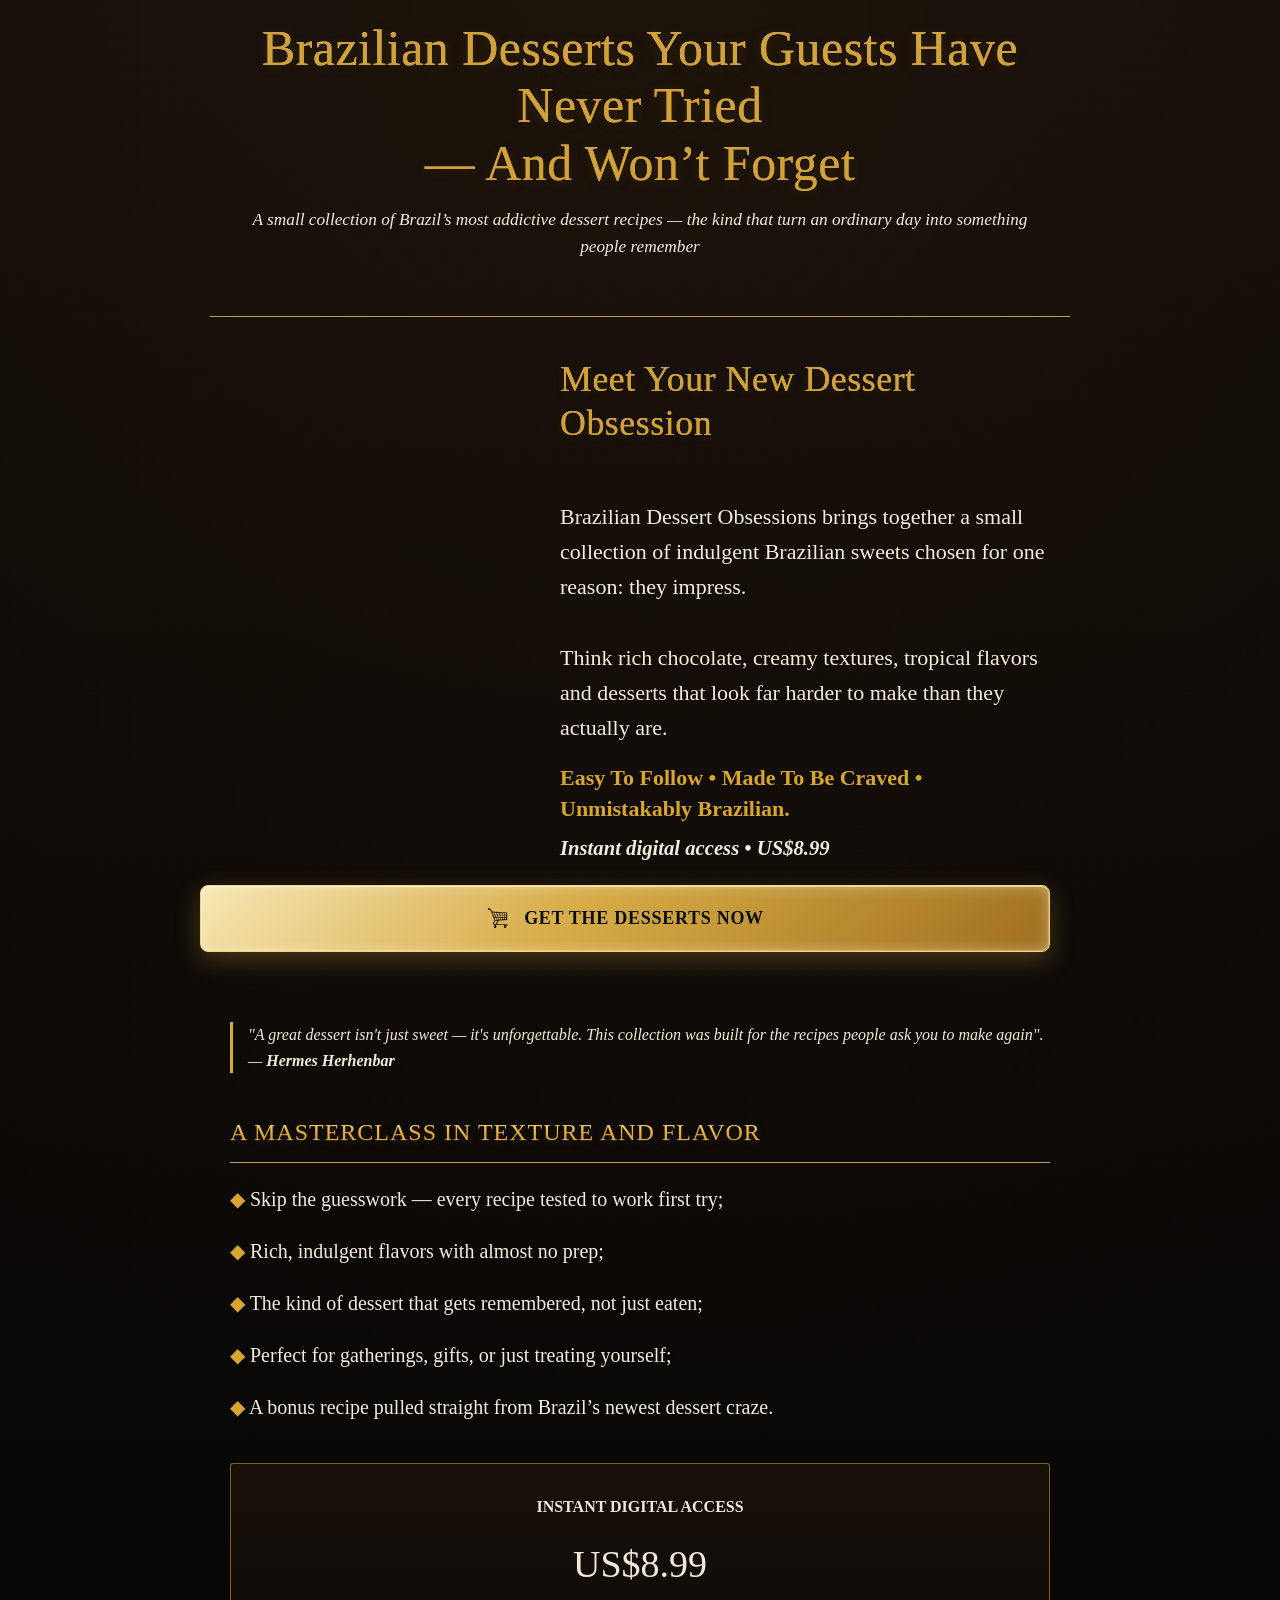
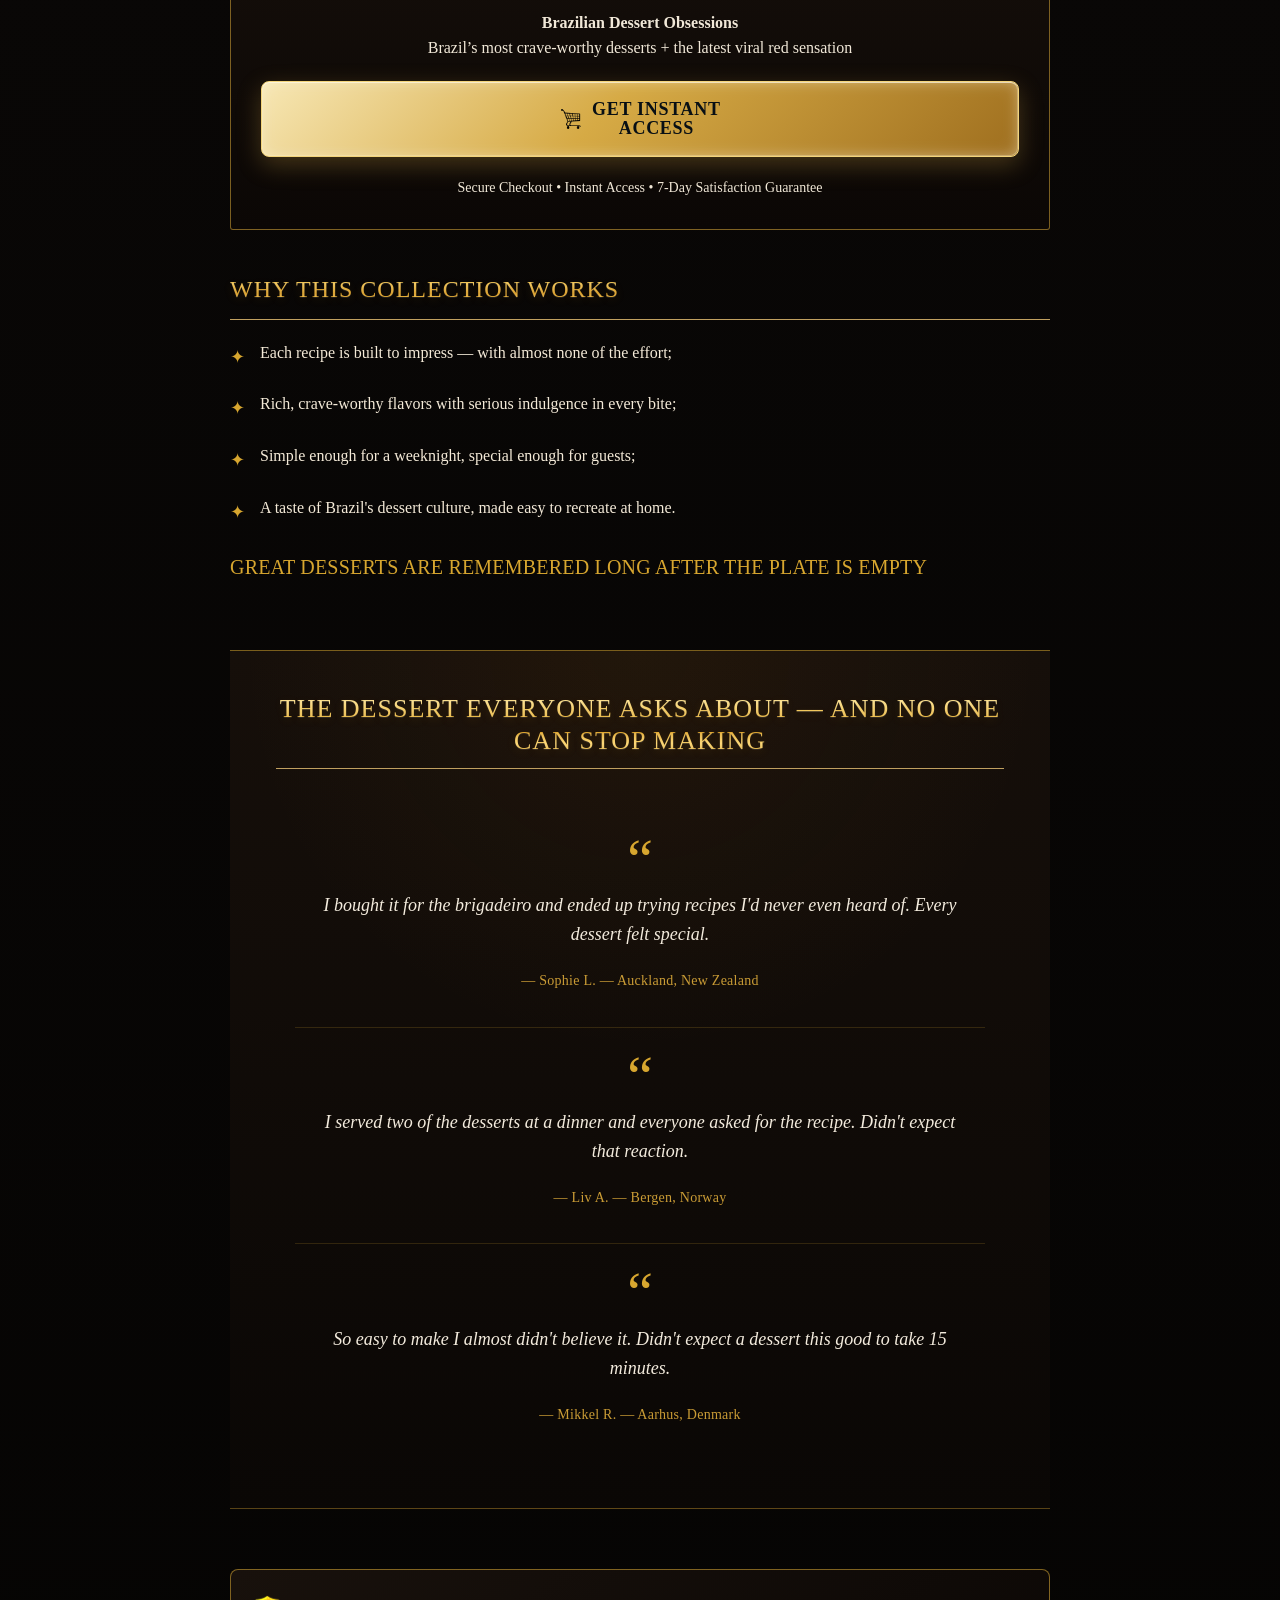
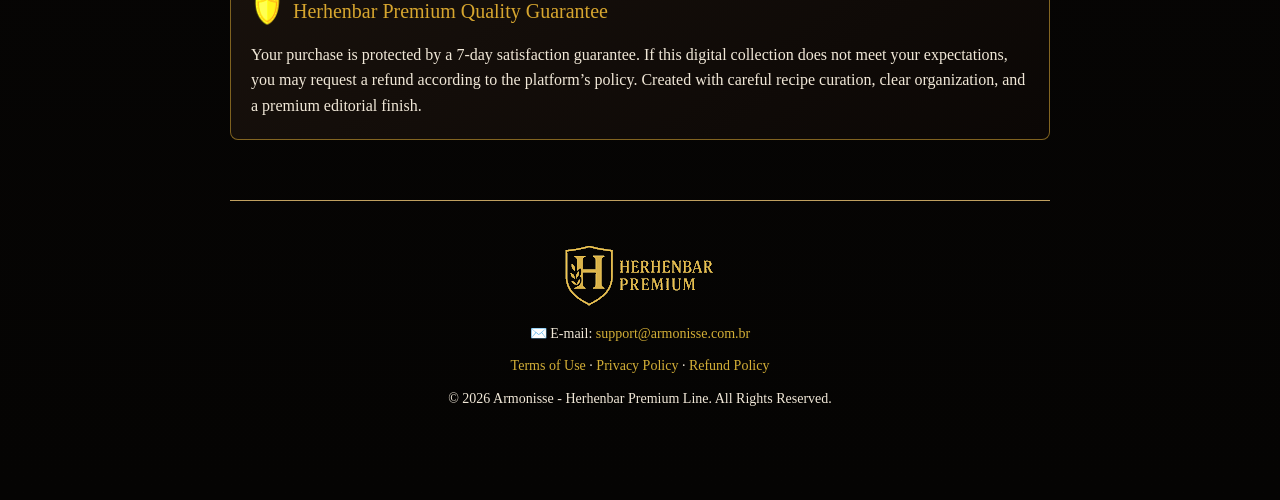
<file: index.html>
<!DOCTYPE html>
<html lang="pt-BR">
<head>
    <meta charset="UTF-8">
    <meta name="viewport" content="width=device-width, initial-scale=1.0">
    <title>BRAZILIAN DESSERTS | Herhenbar Premium</title>
    <link rel="stylesheet" href="style.css">
    <link rel="icon" type="image/x-icon" href="assets/favicons/favicon.ico">


<!-- META PIXEL -->
<script>
!function(f,b,e,v,n,t,s)
{if(f.fbq)return;n=f.fbq=function(){n.callMethod?
n.callMethod.apply(n,arguments):n.queue.push(arguments)};
if(!f._fbq)f._fbq=n;n.push=n;n.loaded=!0;n.version='2.0';
n.queue=[];t=b.createElement(e);t.async=!0;
t.src=v;s=b.getElementsByTagName(e)[0];
s.parentNode.insertBefore(t,s)}(window, document,'script',
'https://connect.facebook.net/en_US/fbevents.js');
fbq('init', '1757436611671883');
fbq('track', 'PageView');
</script>
<noscript>
<img height="1" width="1" style="display:none"
src="https://www.facebook.com/tr?id=1757436611671883&ev=PageView&noscript=1"/>
</noscript>

</head>
<body>
    <div class="container">
        <header>
            <div class="mobile-hero-dessert">
  <img src="assets/images/dessert-hero.jpg" alt="Brazilian Dessert Obsessions">
</div>
            <h1 class="headline"> Brazilian Desserts Your Guests Have Never Tried <br>— And Won’t Forget
</h1>
            <p class="subheadline"><em>A small collection of Brazil’s most addictive dessert recipes — the kind that turn an ordinary day into something people remember</em></p>
<a href="https://desserts.armonisse.com.br/checkout/?price=pri_01m5gj1jbm7rhsf75r52tkp16w" class="cta-button mobile-hero-cta">
  GET THE DESSERTS NOW — US$8.99
</a>        </header>

        <div class="content">
            <!-- INÍCIO DA SEÇÃO HERO -->
            <div class="hero">
                <div class="ds-cover-wrap">
  <video
    class="ds-cover-video"
    autoplay
    muted
    loop
    playsinline
    preload="auto"
  >
    <source src="assets/video/ds-cover-loop.mp4" type="video/mp4">
    Seu navegador não suporta vídeo HTML5.
  </video>
</div>

                <div class="hero-content">
                    <h1>Meet Your New Dessert Obsession</h1>
                    <div class="divider"></div>
                    <p>Brazilian Dessert Obsessions brings together a small collection of indulgent Brazilian sweets chosen for one reason: they impress.<br><br>
Think rich chocolate, creamy textures, tropical flavors and desserts that look far harder to make than they actually are.<br>
<span class="benefits-line">
  Easy To Follow • Made To Be Craved • Unmistakably Brazilian.
</span>

                    <span class="instant-access">
  Instant digital access • US$8.99
</span>
                    <a href="https://desserts.armonisse.com.br/checkout/?price=pri_01m5gj1jbm7rhsf75r52tkp16w" class="cta-button">
  <span class="cart-icon">🛒</span>
  GET THE DESSERTS NOW
</a>

                </div>
            </div>
            <!-- FIM DA SEÇÃO HERO -->

            <div class="media-citation" style="margin: 40px 0; font-style: italic; padding-left: 15px; border-left: 3px solid #d4af37;">
                "A great dessert isn't just sweet — it's unforgettable. This collection was built for the recipes people ask you to make again".<br>
                — <strong>Hermes Herhenbar</strong>             
</div>

                      

                        <h2>A MASTERCLASS IN TEXTURE AND FLAVOR</h2>

            <div class="features">
                <div class="feature">
                    <h3>◆ Skip the guesswork — every recipe tested to work first try;</h3>
                    
                </div>
                <div class="feature">
                    <h3>◆ Rich, indulgent flavors with almost no prep;
</h3>
                    
                </div>
                <div class="feature">
                    <h3>◆ The kind of dessert that gets remembered, not just eaten;
</h3>
                                    </div>


<div class="features">
                <div class="feature">
                    <h3>◆ Perfect for gatherings, gifts, or just treating yourself;</h3>
                    
                </div>

                <div class="feature">
                    <h3>◆ A bonus recipe pulled straight from Brazil’s newest dessert craze. 
</h3>
</div>
            </div>

<div class="price-box">
    <p><strong>INSTANT DIGITAL ACCESS</strong></p>

    <p class="price">US$8.99</p>

    <p>
        <strong>Brazilian Dessert Obsessions</strong><br>
        Brazil’s most crave-worthy desserts + the latest viral red sensation
    </p>

    <a href="https://desserts.armonisse.com.br/checkout/?price=pri_01m5gj1jbm7rhsf75r52tkp16w" class="cta-button offer-mobile-cta">
  <span class="cart-icon">🛒</span>
  <span class="cta-copy">
    <span>GET INSTANT</span>
    <span>ACCESS</span>
  </span>
</a>

    <p style="margin-top: 15px; font-size: 14px;">
        Secure Checkout • Instant Access • 7-Day Satisfaction Guarantee
    </p>
</div>


            <section class="benefits">

  <h2>WHY THIS COLLECTION WORKS</h2>

  <div class="benefit-item">
    <span class="check">✦</span>
    <div>Each recipe is built to impress — with almost none of the effort;</div>
  </div>

  <div class="benefit-item">
    <span class="check">✦</span>
    <div>Rich, crave-worthy flavors with serious indulgence in every bite;</div>
  </div>

  <div class="benefit-item">
    <span class="check">✦</span>
    <div>Simple enough for a weeknight, special enough for guests;</div>
  </div>

  <div class="benefit-item">
    <span class="check">✦</span>
    <div>A taste of Brazil's dessert culture, made easy to recreate at home.</div>
  </div>

  <h3 class="benefits-closing">
    GREAT DESSERTS ARE REMEMBERED LONG AFTER THE PLATE IS EMPTY
  </h3>

</section>

            <section class="testimonial-luxury">

  <h2>THE DESSERT EVERYONE ASKS ABOUT — AND NO ONE CAN STOP MAKING</h2>

  <div class="testimonial-grid">

    <article class="testimonial-item">
      <div class="quote-mark">“</div>
      <p>
        I bought it for the brigadeiro and ended up trying recipes I'd never even heard of. Every dessert felt special.
      </p>
      <span>— Sophie L. — Auckland, New Zealand</span>
    </article>

    <article class="testimonial-item">
      <div class="quote-mark">“</div>
      <p>
        I served two of the desserts at a dinner and everyone asked for the recipe. Didn't expect that reaction.
      </p>
      <span>— Liv A. — Bergen, Norway</span>
    </article>

    <article class="testimonial-item">
      <div class="quote-mark">“</div>
      <p>
        So easy to make I almost didn't believe it. Didn't expect a dessert this good to take 15 minutes.
      </p>
      <span>— Mikkel R. — Aarhus, Denmark</span>
    </article>

  </div>

</section>

            <div class="guarantee-box" style="border: 1px solid #ae8b38; padding: 20px; border-radius: 8px; margin: 60px auto 0; max-width: 860px;">
                <div class="guarantee-content" style="display: flex; align-items: center; gap: 10px;">
                    <div style="font-size: 26px;"><span class="guarantee-icon">🛡️</span></div>
                    <h3 style="margin: 0;">Herhenbar Premium Quality Guarantee</h3>
                </div>
                <p style="margin-top: 10px;">Your purchase is protected by a 7-day satisfaction guarantee. If this digital collection does not meet your expectations, you may request a refund according to the platform’s policy.

Created with careful recipe curation, clear organization, and a premium editorial finish.
</em></p>
            </div>

            <section class="site-banner" style="max-width: 860px; margin: 60px auto 0;">
                
        </div>

        <footer>
            
           
    <img src="assets/images/logo_herhenbar.png" alt="Herhenbar Premium Logo" style="margin-top: 15px;">
<p style="margin: 10px 0;">
        
        ✉️ E-mail: <a href="mailto:support@armonisse.com.br" style="color:#d4af37; text-decoration:none;">support@armonisse.com.br</a>
    </p>

    <p style="margin: 10px 0;">
        <a href="terms-of-use.html" style="color:#d4af37; text-decoration:none;">Terms of Use</a> ·
        <a href="privacy-policy.html" style="color:#d4af37; text-decoration:none;">Privacy Policy</a> ·
        <a href="refund-policy.html" style="color:#d4af37; text-decoration:none;">Refund Policy</a>
    </p>

    <p style="margin-top: 10px;">
                 
          </p>
<p>© 2026 Armonisse - Herhenbar Premium Line. All Rights Reserved.</p>
        </footer>
    </div>
<script>
function flipCard(container) {container.classList.toggle('flipped');}
</script>
</body>
</html>
</file>
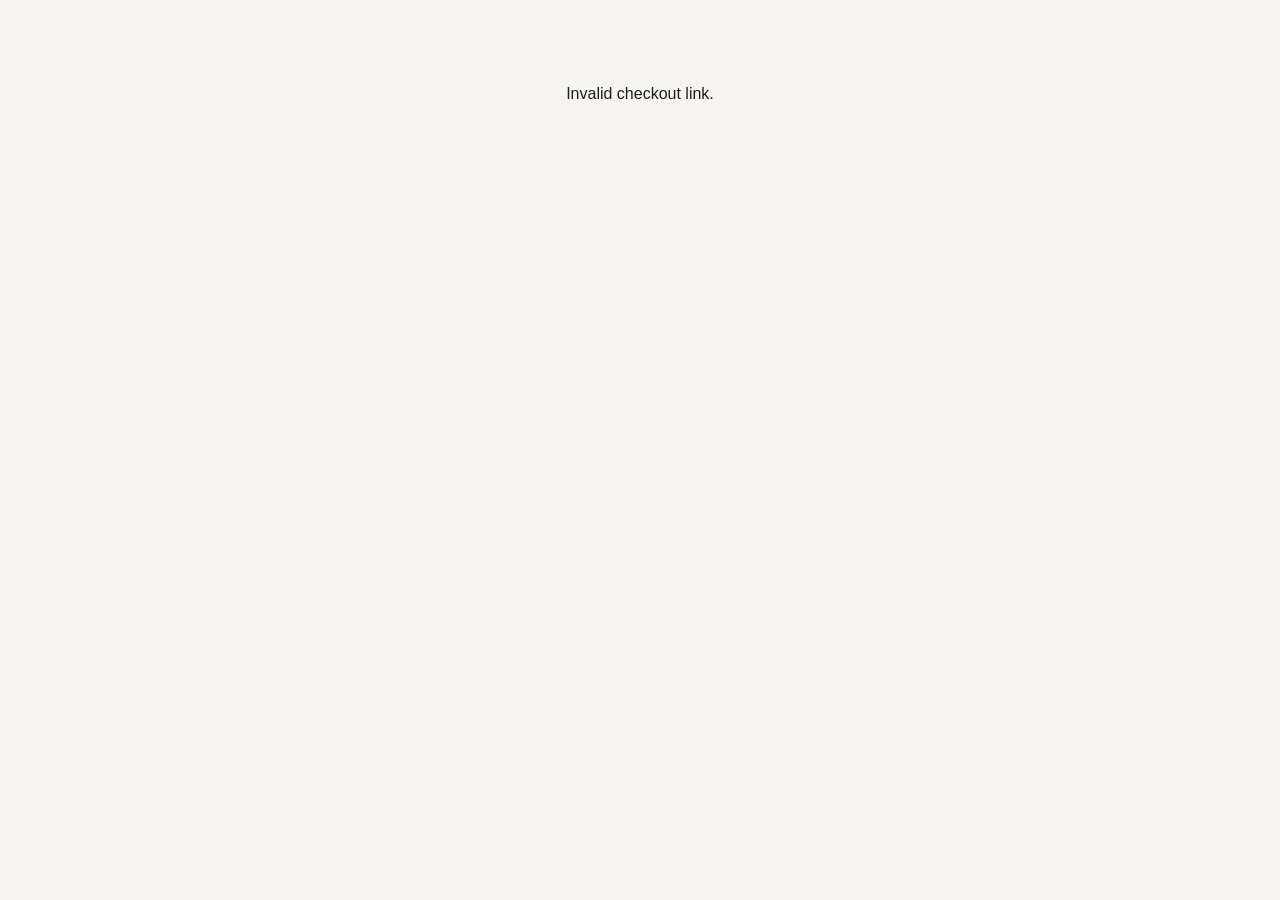
<file: checkout/index.html>
<!DOCTYPE html>
<html lang="en">
<head>
<meta charset="UTF-8">
<meta name="viewport" content="width=device-width,initial-scale=1">
<title>Secure Checkout | Armonisse</title>

<script src="https://cdn.paddle.com/paddle/v2/paddle.js"></script>

<style>
body{
  margin:0;
  background:#f7f5f1;
  font-family:Arial,sans-serif;
  color:#1d1d1d;
}
  .checkout-logo{
  width:180px;
  height:auto;
  display:block;
  margin:0 0 18px 0;
}
.wrap{
  max-width:560px;
  margin:35px auto;
  padding:20px;
}
.summary{
  background:#fff;
  border:1px solid #e4e0d8;
  border-radius:12px;
  padding:22px;
  margin-bottom:18px;
}
.brand{
  font-size:13px;
  letter-spacing:1.5px;
  text-transform:uppercase;
  color:#777;
  margin-bottom:14px;
}
.product{
  font-size:22px;
  font-weight:700;
  margin-bottom:8px;
}
.price{
  font-size:25px;
  font-weight:700;
  margin-bottom:14px;
}
.secure{
  font-size:13px;
  color:#666;
}
.checkout-container{
  width:100%;
}
#error{
  text-align:center;
  padding:30px;
}
</style>
</head>

<body>

<div class="wrap">

  <div id="summary" class="summary" style="display:none">
    <img src="/assets/images/logo_checkout.png" alt="Herhenbar Premium" class="checkout-logo">
    <div class="brand">HERHENBAR PREMIUM · ARMONISSE</div>
    <div id="productName" class="product"></div>
    <div id="productPrice" class="price"></div>
    <div class="secure">Secure checkout powered by Paddle</div>
  </div>

  <div id="error"></div>
  <div class="checkout-container"></div>

</div>

<script>

const products = {
  "pri_01m7bmgm6rf0xqyew4rsq37phr": {
  name: "Dani Teste",
  price: "US$0.70"
},

"pri_01m5gj1jbm7rhsf75r52tkp16w":{
  name:"Brazilian Dessert Obsessions",
  price:"US$8.99"
},

"pri_01m5jq6w2wk4b9evvwfvq25xce":{
  name:"Brazil's Golden Crunch",
  price:"US$11.99"
},

"pri_01m5jpygc9tw147ren7b2q84cq":{
  name:"Must-Have Classics",
  price:"US$11.99"
},

"pri_01m5jq3dkbw6ayk81bqjxwy362":{
  name:"5 Hidden Gems",
  price:"US$12.99"
},

"pri_01m5jqae7cn8m1peybexg0sj71":{
  name:"Sea Delight",
  price:"US$9.99"
},

"pri_01m5j7sekem0dk23m79z8ycbm1":{
  name:"Luxury Teas",
  price:"US$10.99"
},

"pri_01m5jqe6ervtsmbv2nsd5rvj3m":{
  name:"Wine Euphoria Bundle",
  price:"US$17.99"
}

};

const params = new URLSearchParams(window.location.search);
const priceId = params.get("price");
const product = products[priceId];

  if (priceId === "pri_01m7bmgm6rf0xqyew4rsq37phr") {
  const logo = document.querySelector(".checkout-logo");
  const logoWrap = document.querySelector(".logo-wrap");
  const brand = document.querySelector(".brand");

  if (logo) logo.style.display = "none";
  if (logoWrap) logoWrap.style.display = "none";
  if (brand) brand.style.display = "none";
}

if(!product){

  document.getElementById("error").textContent =
  "Invalid checkout link.";

}else{

  document.getElementById("summary").style.display="block";
  document.getElementById("productName").textContent=product.name;
  document.getElementById("productPrice").textContent=product.price;

Paddle.Initialize({
  token: "live_bcc02f10637482dd1f0c1021927",

  eventCallback: function(event) {
    if (
      event.name === "checkout.completed" &&
      event.data?.transaction_id
    ) {
      window.location.href =
        "https://armonisse-fulfillment.henriqueman.workers.dev/download?txn=" +
        encodeURIComponent(event.data.transaction_id);
    }
  }
});

  Paddle.Checkout.open({

    items:[
      {
        priceId:priceId,
        quantity:1
      }
    ],

    settings:{
      displayMode:"inline",
      variant:"express",
      theme:"light",
      locale:"en",
      frameTarget:"checkout-container",
      frameInitialHeight:450,
      frameStyle:"width:100%;min-width:312px;background-color:transparent;border:none;"
    }

  });

}

</script>

</body>
</html>
</file>
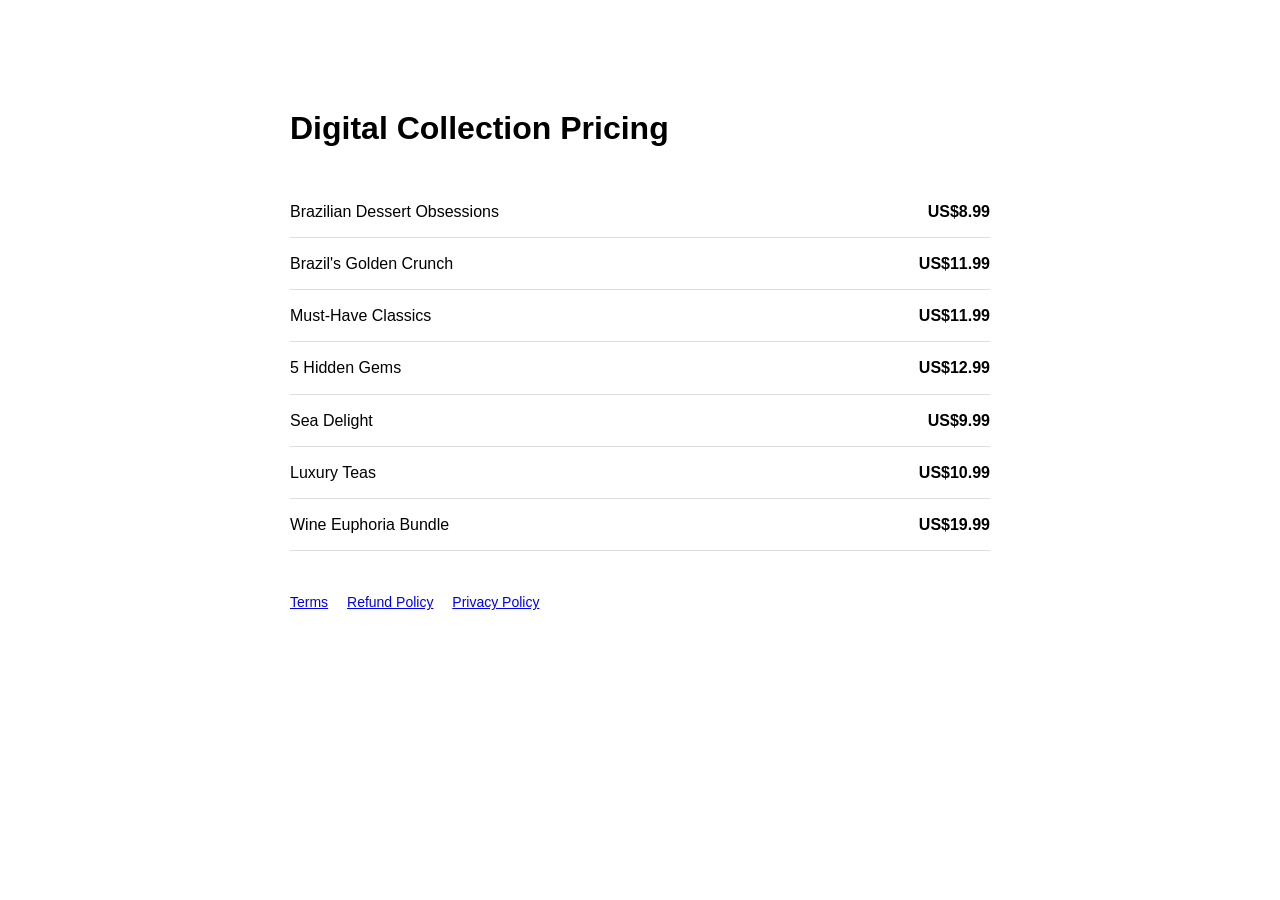
<file: pricing/index.html>
<!DOCTYPE html>
<html lang="en">
<head>
<meta charset="UTF-8">
<meta name="viewport" content="width=device-width,initial-scale=1">
<title>Pricing | Armonisse</title>
<style>
body{font-family:Arial,sans-serif;max-width:700px;margin:60px auto;padding:20px;line-height:1.7}
h1{margin-bottom:30px}.p{display:flex;justify-content:space-between;border-bottom:1px solid #ddd;padding:12px 0}
footer{margin-top:40px;font-size:14px}a{margin-right:15px}
</style>
</head>
<body>
<h1>Digital Collection Pricing</h1>
<div class="p"><span>Brazilian Dessert Obsessions</span><b>US$8.99</b></div>
<div class="p"><span>Brazil's Golden Crunch</span><b>US$11.99</b></div>
<div class="p"><span>Must-Have Classics</span><b>US$11.99</b></div>
<div class="p"><span>5 Hidden Gems</span><b>US$12.99</b></div>
<div class="p"><span>Sea Delight</span><b>US$9.99</b></div>
<div class="p"><span>Luxury Teas</span><b>US$10.99</b></div>
<div class="p"><span>Wine Euphoria Bundle</span><b>US$19.99</b></div>
<footer>
<a href="/terms-of-use.html">Terms</a>
<a href="/refund-policy.html">Refund Policy</a>
<a href="/privacy-policy.html">Privacy Policy</a>
</footer>
</body>
</html>
</file>
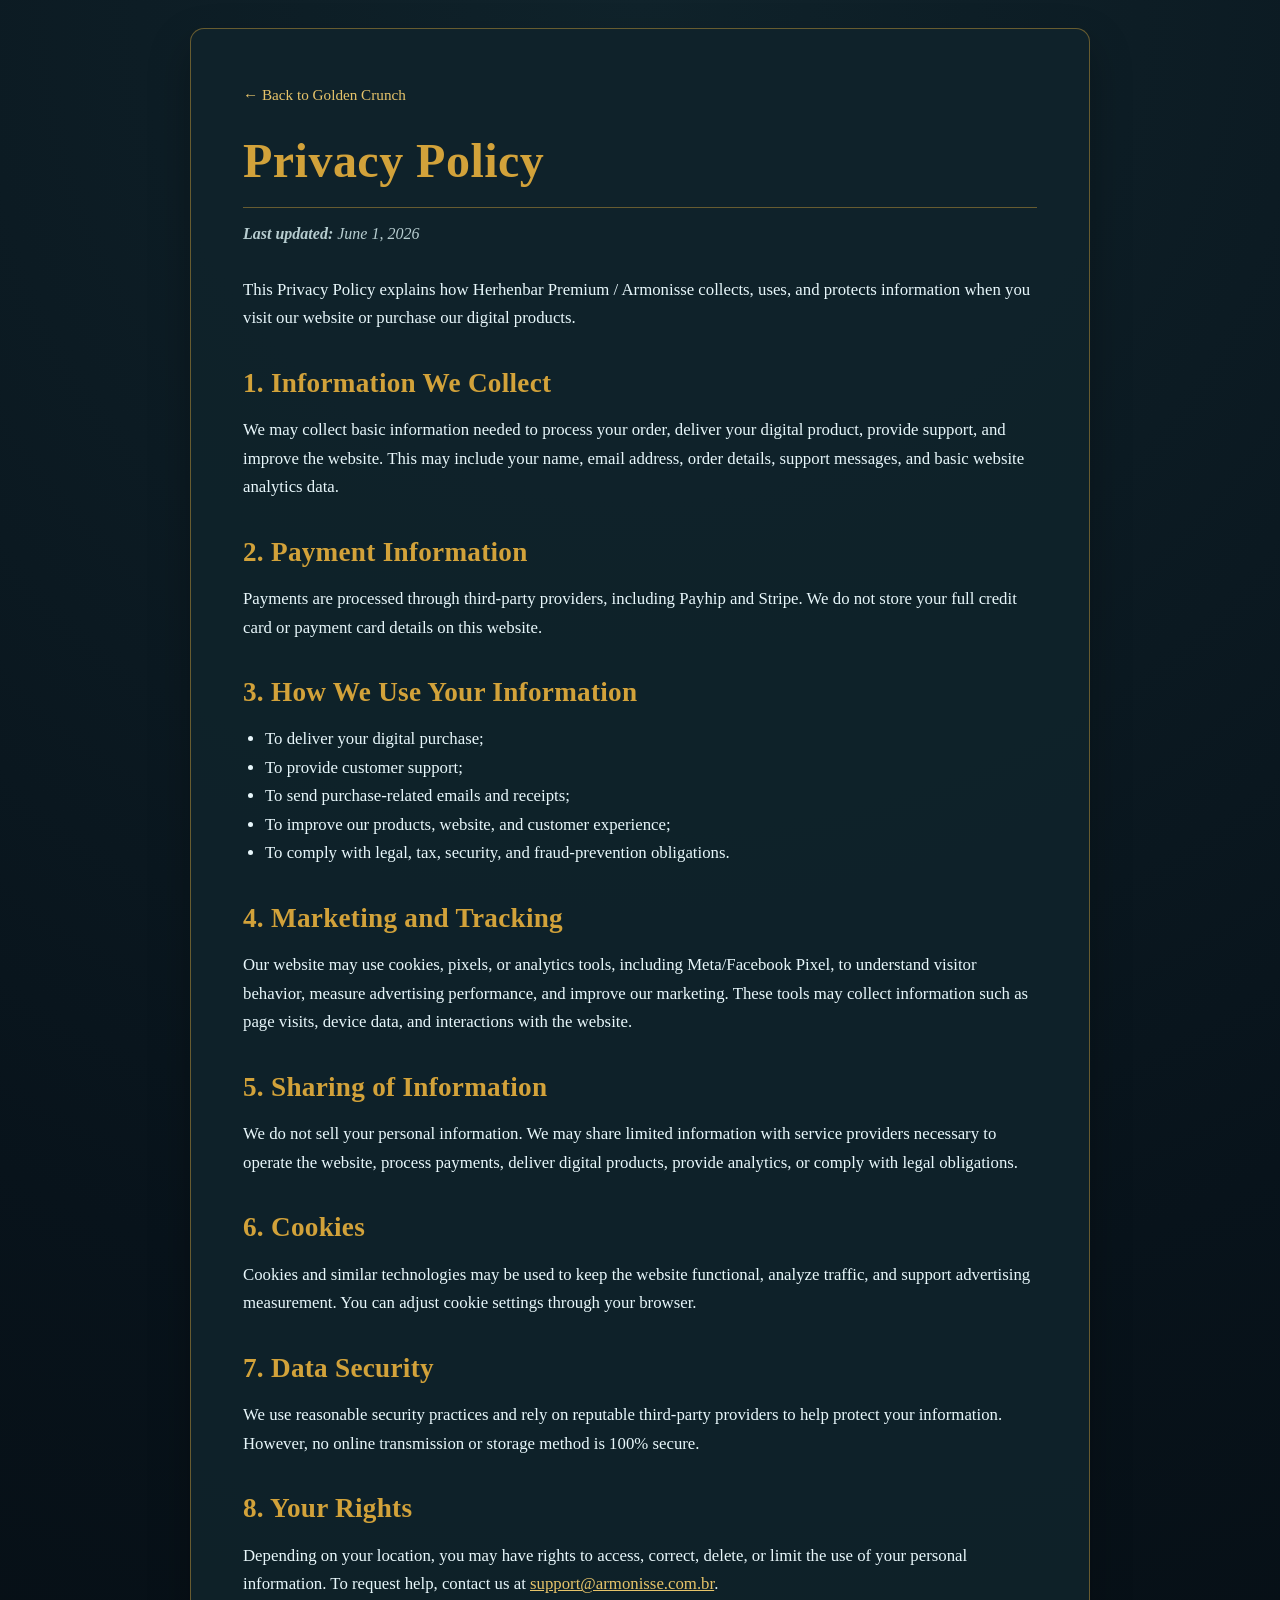
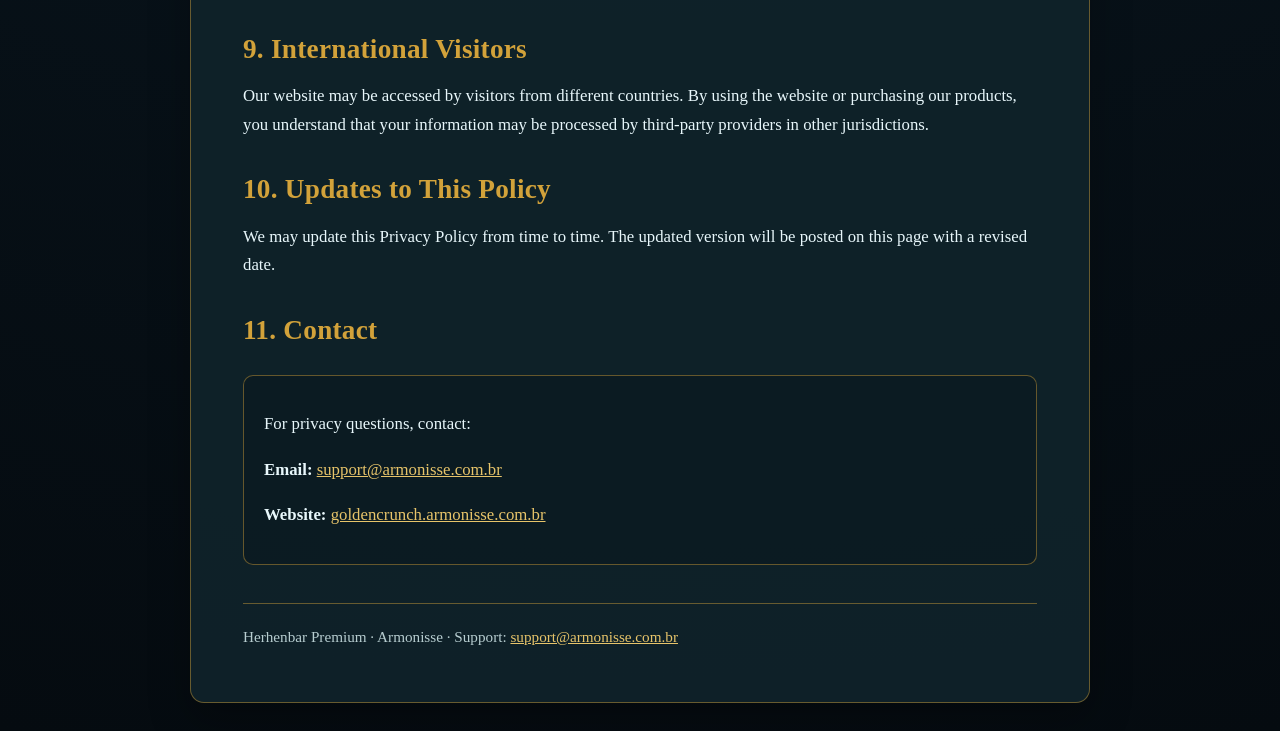
<file: privacy-police.html>
<!DOCTYPE html>
<html lang="en">
<head>
    <meta charset="UTF-8">
    <meta name="viewport" content="width=device-width, initial-scale=1.0">
    <title>Privacy Policy | Herhenbar Premium</title>
    <style>
    :root {
        --bg: #08131b;
        --panel: #10232b;
        --gold: #d2a23a;
        --gold-soft: #e7c46a;
        --text: #e8f7fb;
        --muted: #b7cdd0;
        --line: rgba(210, 162, 58, 0.45);
    }
    * { box-sizing: border-box; }
    body {
        margin: 0;
        font-family: Georgia, 'Times New Roman', serif;
        line-height: 1.7;
        color: var(--text);
        background: radial-gradient(circle at top, #10232b 0%, #08131b 55%, #050b10 100%);
        padding: 28px 18px;
    }
    .legal-container {
        max-width: 900px;
        margin: 0 auto;
        background: rgba(16, 35, 43, 0.92);
        border: 1px solid var(--line);
        border-radius: 14px;
        padding: clamp(26px, 5vw, 52px);
        box-shadow: 0 18px 42px rgba(0,0,0,0.28);
    }
    .back-link { display: inline-block; color: var(--gold-soft); text-decoration: none; margin-bottom: 24px; font-size: 0.95rem; }
    .back-link:hover { text-decoration: underline; }
    h1, h2 { color: var(--gold); line-height: 1.2; letter-spacing: 0.01em; }
    h1 { font-size: clamp(2rem, 5vw, 3rem); margin: 0 0 12px; padding-bottom: 18px; border-bottom: 1px solid var(--line); }
    h2 { font-size: clamp(1.25rem, 3vw, 1.7rem); margin-top: 34px; margin-bottom: 10px; }
    p, li { font-size: 1.05rem; }
    ul { padding-left: 22px; }
    .last-updated { color: var(--muted); margin: 12px 0 28px; font-style: italic; }
    .contact-info { margin-top: 28px; padding: 18px 20px; border: 1px solid var(--line); border-radius: 10px; background: rgba(8, 19, 27, 0.42); }
    a { color: var(--gold-soft); }
    .footer-note { margin-top: 38px; padding-top: 20px; border-top: 1px solid var(--line); color: var(--muted); font-size: 0.95rem; }
</style>
</head>
<body>
    <main class="legal-container">
        <a href="index.html" class="back-link">← Back to Golden Crunch</a>
        <h1>Privacy Policy</h1>
        <div class="last-updated"><strong>Last updated:</strong> June 1, 2026</div>
        
<p>This Privacy Policy explains how Herhenbar Premium / Armonisse collects, uses, and protects information when you visit our website or purchase our digital products.</p>
<h2>1. Information We Collect</h2>
<p>We may collect basic information needed to process your order, deliver your digital product, provide support, and improve the website. This may include your name, email address, order details, support messages, and basic website analytics data.</p>
<h2>2. Payment Information</h2>
<p>Payments are processed through third-party providers, including Payhip and Stripe. We do not store your full credit card or payment card details on this website.</p>
<h2>3. How We Use Your Information</h2>
<ul><li>To deliver your digital purchase;</li><li>To provide customer support;</li><li>To send purchase-related emails and receipts;</li><li>To improve our products, website, and customer experience;</li><li>To comply with legal, tax, security, and fraud-prevention obligations.</li></ul>
<h2>4. Marketing and Tracking</h2>
<p>Our website may use cookies, pixels, or analytics tools, including Meta/Facebook Pixel, to understand visitor behavior, measure advertising performance, and improve our marketing. These tools may collect information such as page visits, device data, and interactions with the website.</p>
<h2>5. Sharing of Information</h2>
<p>We do not sell your personal information. We may share limited information with service providers necessary to operate the website, process payments, deliver digital products, provide analytics, or comply with legal obligations.</p>
<h2>6. Cookies</h2>
<p>Cookies and similar technologies may be used to keep the website functional, analyze traffic, and support advertising measurement. You can adjust cookie settings through your browser.</p>
<h2>7. Data Security</h2>
<p>We use reasonable security practices and rely on reputable third-party providers to help protect your information. However, no online transmission or storage method is 100% secure.</p>
<h2>8. Your Rights</h2>
<p>Depending on your location, you may have rights to access, correct, delete, or limit the use of your personal information. To request help, contact us at <a href="mailto:support@armonisse.com.br">support@armonisse.com.br</a>.</p>
<h2>9. International Visitors</h2>
<p>Our website may be accessed by visitors from different countries. By using the website or purchasing our products, you understand that your information may be processed by third-party providers in other jurisdictions.</p>
<h2>10. Updates to This Policy</h2>
<p>We may update this Privacy Policy from time to time. The updated version will be posted on this page with a revised date.</p>
<h2>11. Contact</h2>
<div class="contact-info"><p>For privacy questions, contact:</p><p><strong>Email:</strong> <a href="mailto:support@armonisse.com.br">support@armonisse.com.br</a></p><p><strong>Website:</strong> <a href="https://goldencrunch.armonisse.com.br">goldencrunch.armonisse.com.br</a></p></div>

        <div class="footer-note">
            Herhenbar Premium · Armonisse · Support: <a href="mailto:support@armonisse.com.br">support@armonisse.com.br</a>
        </div>
    </main>
</body>
</html>
</file>
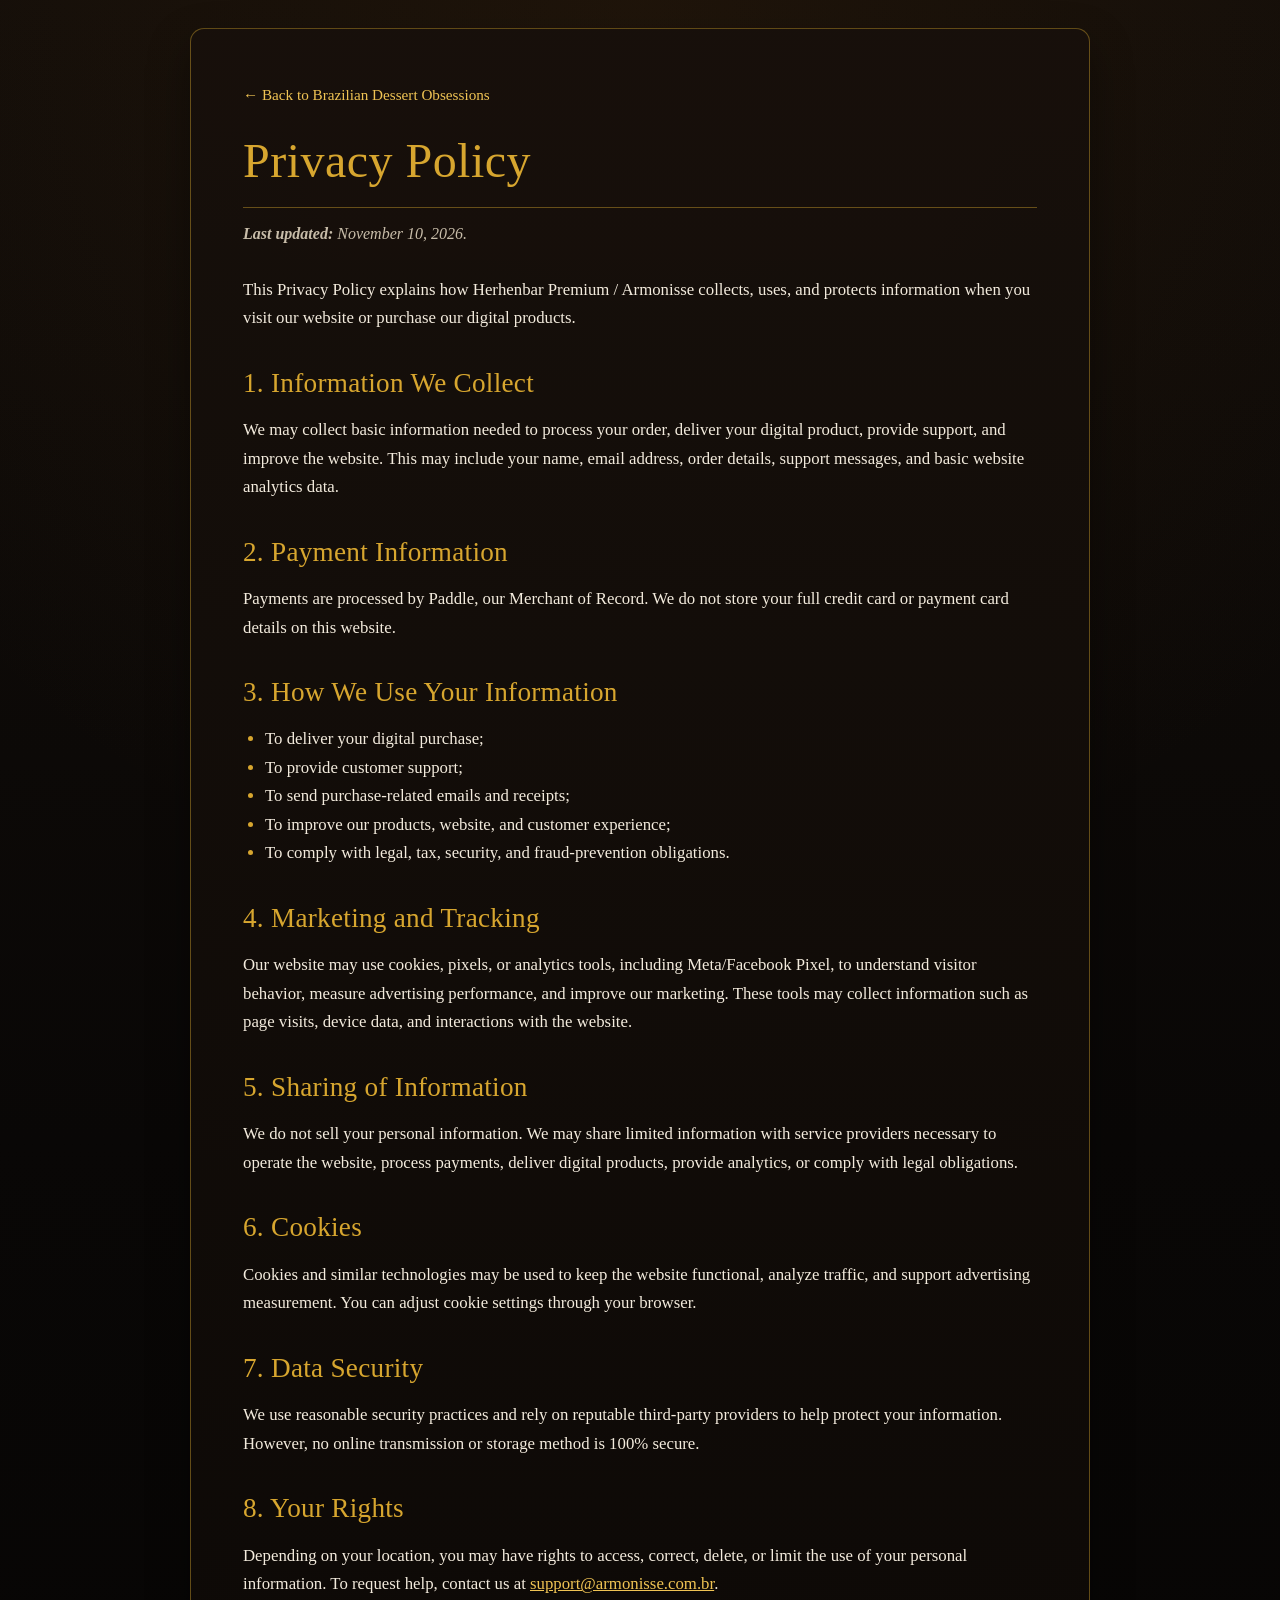
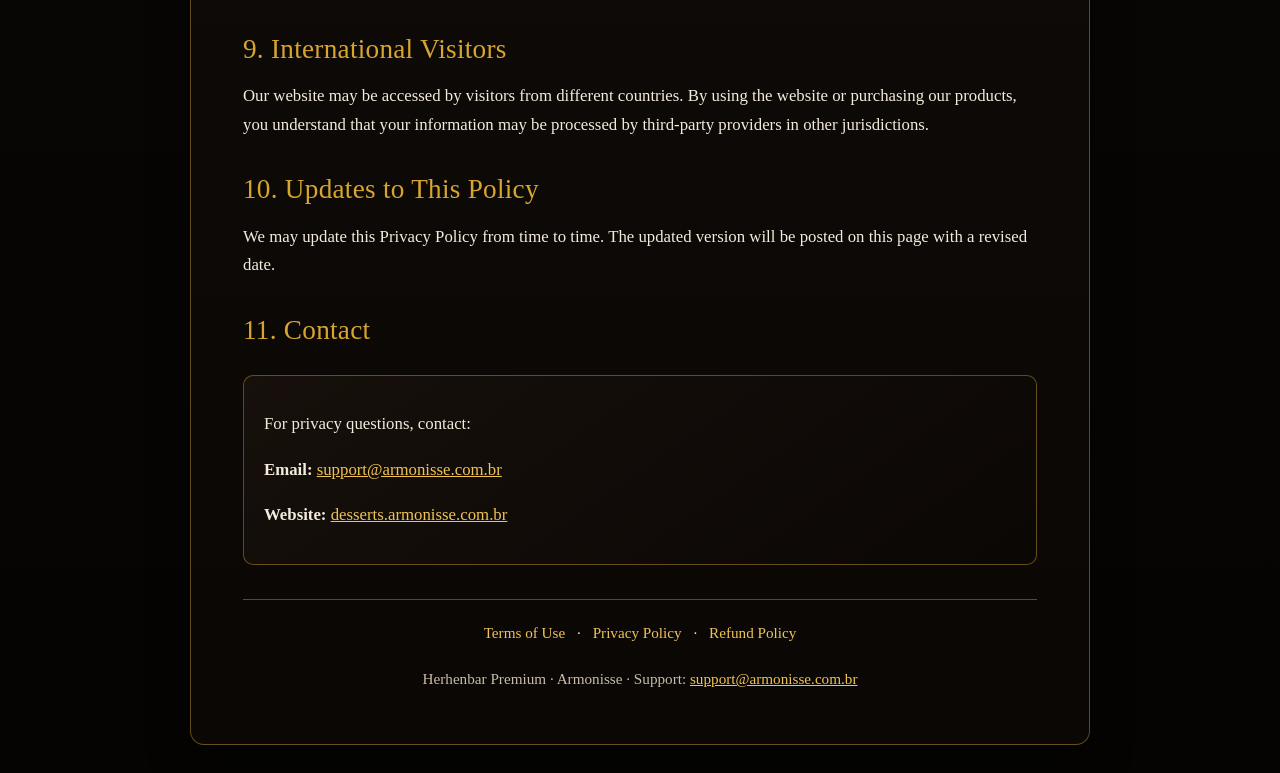
<file: privacy-policy.html>
<!DOCTYPE html>
<html lang="en">
<head>
    <meta charset="UTF-8">
    <meta name="viewport" content="width=device-width, initial-scale=1.0">
    <title>Privacy Policy | Herhenbar Premium</title>
    <style>

:root{
  --bg:#090706; --bg-soft:#120d09; --panel:#17100b;
  --gold:#d7a62f; --gold-soft:#f0c454;
  --cream:#f3ebdd; --muted:#c8bda9;
  --line:rgba(215,166,47,.42);
}
*{box-sizing:border-box}
body{
  margin:0;
  font-family:Georgia,'Times New Roman',serif;
  line-height:1.7;
  color:var(--cream);
  background:
    radial-gradient(circle at 50% 0%,rgba(120,72,20,.13),transparent 38%),
    linear-gradient(180deg,var(--bg-soft) 0%,var(--bg) 48%,#050403 100%);
  padding:28px 18px;
}
.legal-container{
  max-width:900px;
  margin:0 auto;
  background:linear-gradient(180deg,rgba(23,16,11,.96),rgba(10,7,5,.98));
  border:1px solid var(--line);
  border-radius:14px;
  padding:clamp(26px,5vw,52px);
  box-shadow:0 18px 42px rgba(0,0,0,.38);
}
.back-link{display:inline-block;color:var(--gold-soft);text-decoration:none;margin-bottom:24px;font-size:.95rem}
.back-link:hover{text-decoration:underline}
h1,h2{color:var(--gold);line-height:1.2;letter-spacing:.01em}
h1{font-size:clamp(2rem,5vw,3rem);margin:0 0 12px;padding-bottom:18px;border-bottom:1px solid var(--line);font-weight:500}
h2{font-size:clamp(1.25rem,3vw,1.7rem);margin-top:34px;margin-bottom:10px;font-weight:500}
p,li{font-size:1.05rem}
ul{padding-left:22px}
li::marker{color:var(--gold)}
.last-updated{color:var(--muted);margin:12px 0 28px;font-style:italic}
.contact-info{
  margin-top:28px;padding:18px 20px;border:1px solid var(--line);border-radius:10px;
  background:linear-gradient(145deg,rgba(24,17,12,.95),rgba(11,7,5,.98));
}
a{color:var(--gold-soft)}
.policy-links{margin-top:34px;padding-top:20px;border-top:1px solid var(--line);text-align:center;font-size:.95rem}
.policy-links a{margin:0 8px;text-decoration:none}
.policy-links a:hover{text-decoration:underline}
.footer-note{margin-top:20px;color:var(--muted);font-size:.95rem;text-align:center}
@media(max-width:600px){
  body{padding:16px 10px}
  .legal-container{border-radius:10px;padding:24px 20px}
  p,li{font-size:1rem}
  .policy-links a{display:inline-block;margin:5px 7px}
}

</style>
</head>
<body>
    <main class="legal-container">
        <a href="index.html" class="back-link">← Back to Brazilian Dessert Obsessions</a>
        <h1>Privacy Policy</h1>
        <div class="last-updated"><strong>Last updated:</strong> November 10, 2026.</div>
        
<p>This Privacy Policy explains how Herhenbar Premium / Armonisse collects, uses, and protects information when you visit our website or purchase our digital products.</p>
<h2>1. Information We Collect</h2>
<p>We may collect basic information needed to process your order, deliver your digital product, provide support, and improve the website. This may include your name, email address, order details, support messages, and basic website analytics data.</p>
<h2>2. Payment Information</h2>
<p>Payments are processed by Paddle, our Merchant of Record. We do not store your full credit card or payment card details on this website.</p>
<h2>3. How We Use Your Information</h2>
<ul><li>To deliver your digital purchase;</li><li>To provide customer support;</li><li>To send purchase-related emails and receipts;</li><li>To improve our products, website, and customer experience;</li><li>To comply with legal, tax, security, and fraud-prevention obligations.</li></ul>
<h2>4. Marketing and Tracking</h2>
<p>Our website may use cookies, pixels, or analytics tools, including Meta/Facebook Pixel, to understand visitor behavior, measure advertising performance, and improve our marketing. These tools may collect information such as page visits, device data, and interactions with the website.</p>
<h2>5. Sharing of Information</h2>
<p>We do not sell your personal information. We may share limited information with service providers necessary to operate the website, process payments, deliver digital products, provide analytics, or comply with legal obligations.</p>
<h2>6. Cookies</h2>
<p>Cookies and similar technologies may be used to keep the website functional, analyze traffic, and support advertising measurement. You can adjust cookie settings through your browser.</p>
<h2>7. Data Security</h2>
<p>We use reasonable security practices and rely on reputable third-party providers to help protect your information. However, no online transmission or storage method is 100% secure.</p>
<h2>8. Your Rights</h2>
<p>Depending on your location, you may have rights to access, correct, delete, or limit the use of your personal information. To request help, contact us at <a href="mailto:support@armonisse.com.br">support@armonisse.com.br</a>.</p>
<h2>9. International Visitors</h2>
<p>Our website may be accessed by visitors from different countries. By using the website or purchasing our products, you understand that your information may be processed by third-party providers in other jurisdictions.</p>
<h2>10. Updates to This Policy</h2>
<p>We may update this Privacy Policy from time to time. The updated version will be posted on this page with a revised date.</p>
<h2>11. Contact</h2>
<div class="contact-info"><p>For privacy questions, contact:</p><p><strong>Email:</strong> <a href="mailto:support@armonisse.com.br">support@armonisse.com.br</a></p><p><strong>Website:</strong> <a href="https://desserts.armonisse.com.br/">desserts.armonisse.com.br</a></p></div>

        <div class="policy-links">
            <a href="terms-of-use.html">Terms of Use</a> ·
            <a href="privacy-policy.html">Privacy Policy</a> ·
            <a href="refund-policy.html">Refund Policy</a>
        </div>
        <div class="footer-note">
            Herhenbar Premium · Armonisse · Support:
            <a href="mailto:support@armonisse.com.br">support@armonisse.com.br</a>
        </div>

    </main>
</body>
</html>
</file>
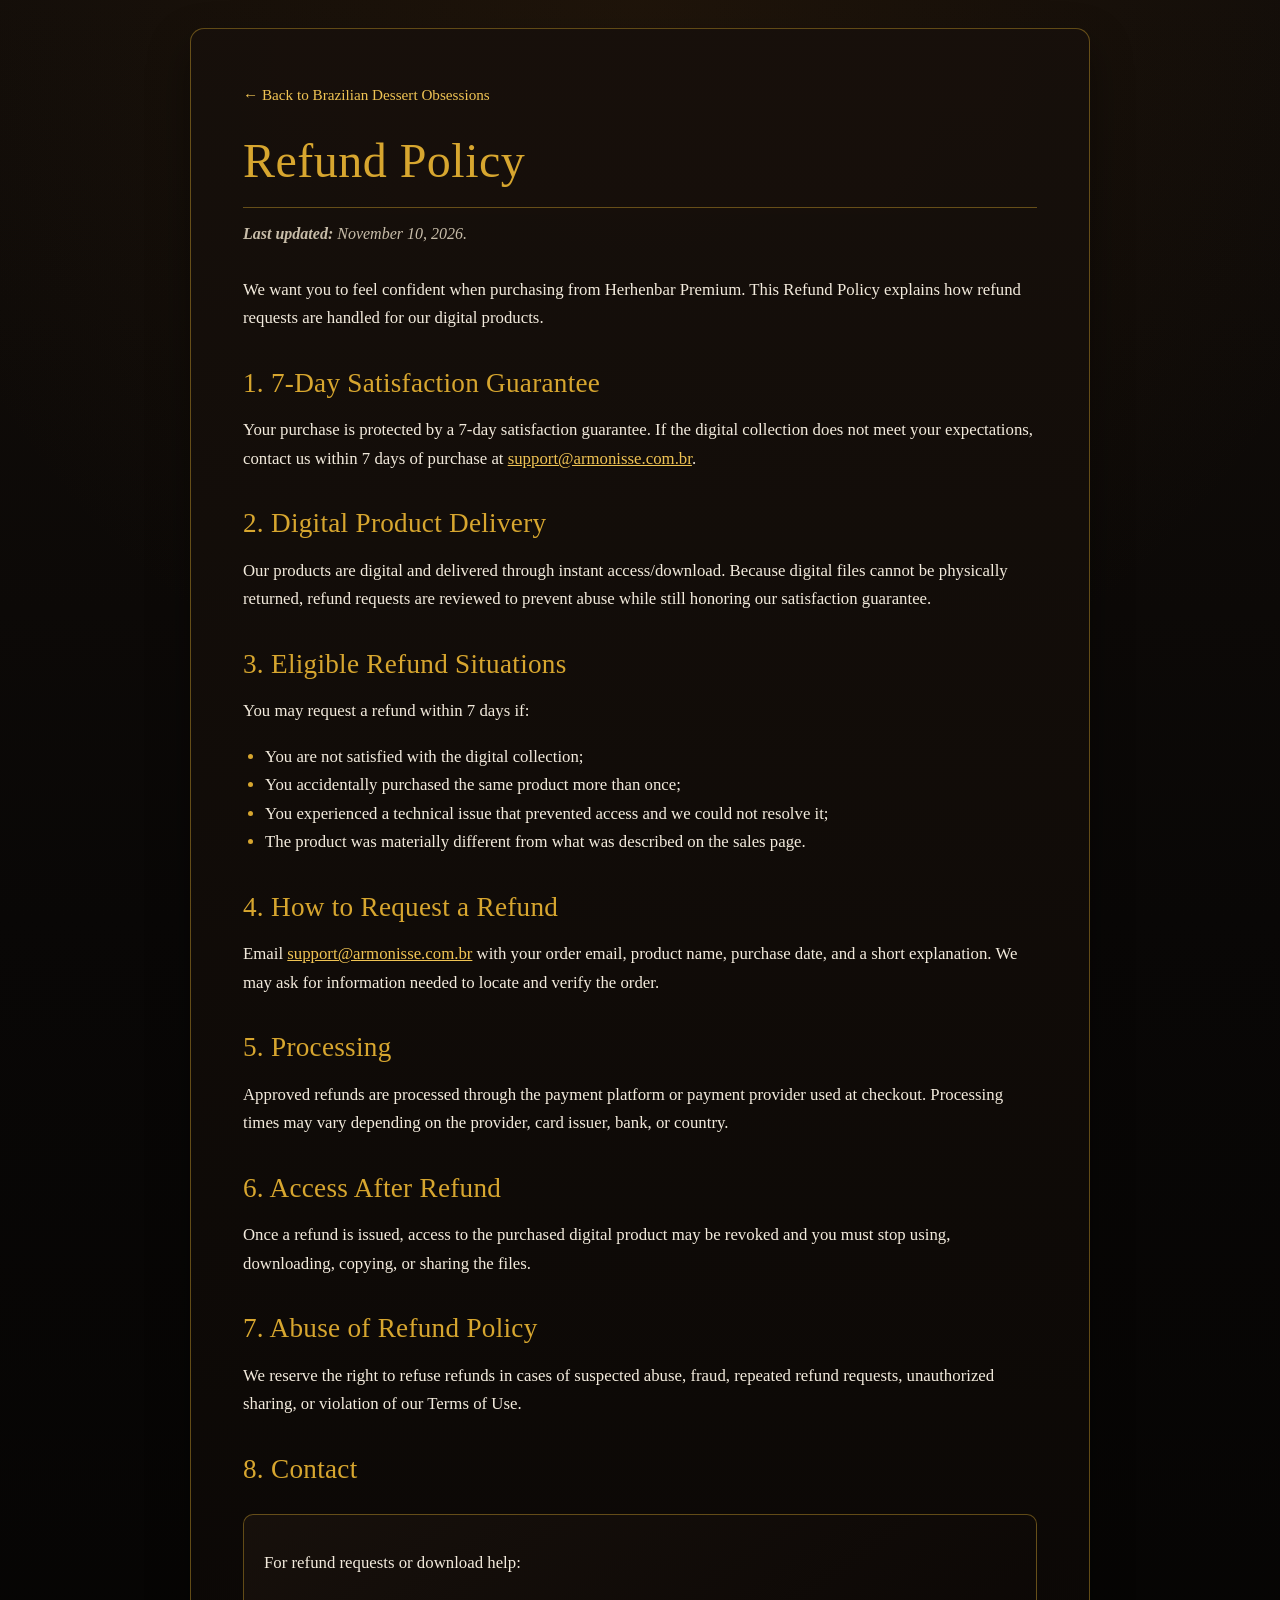
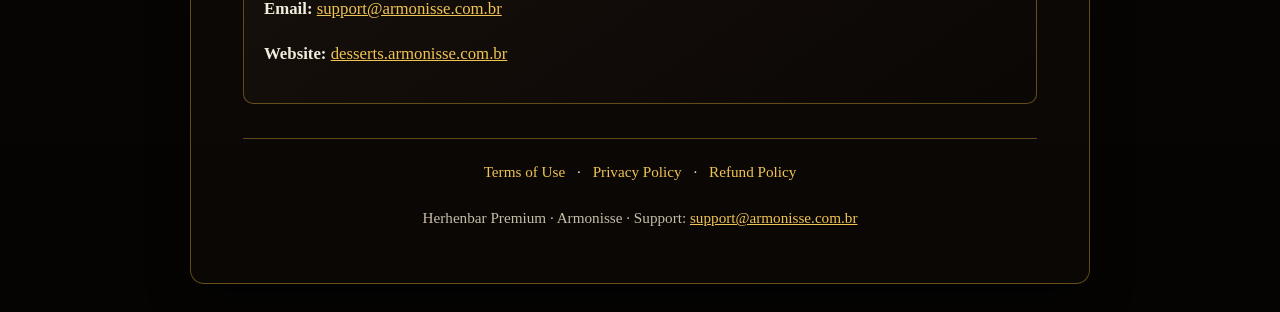
<file: refund-policy.html>
<!DOCTYPE html>
<html lang="en">
<head>
    <meta charset="UTF-8">
    <meta name="viewport" content="width=device-width, initial-scale=1.0">
    <title>Refund Policy | Herhenbar Premium</title>
    <style>

:root{
  --bg:#090706; --bg-soft:#120d09; --panel:#17100b;
  --gold:#d7a62f; --gold-soft:#f0c454;
  --cream:#f3ebdd; --muted:#c8bda9;
  --line:rgba(215,166,47,.42);
}
*{box-sizing:border-box}
body{
  margin:0;
  font-family:Georgia,'Times New Roman',serif;
  line-height:1.7;
  color:var(--cream);
  background:
    radial-gradient(circle at 50% 0%,rgba(120,72,20,.13),transparent 38%),
    linear-gradient(180deg,var(--bg-soft) 0%,var(--bg) 48%,#050403 100%);
  padding:28px 18px;
}
.legal-container{
  max-width:900px;
  margin:0 auto;
  background:linear-gradient(180deg,rgba(23,16,11,.96),rgba(10,7,5,.98));
  border:1px solid var(--line);
  border-radius:14px;
  padding:clamp(26px,5vw,52px);
  box-shadow:0 18px 42px rgba(0,0,0,.38);
}
.back-link{display:inline-block;color:var(--gold-soft);text-decoration:none;margin-bottom:24px;font-size:.95rem}
.back-link:hover{text-decoration:underline}
h1,h2{color:var(--gold);line-height:1.2;letter-spacing:.01em}
h1{font-size:clamp(2rem,5vw,3rem);margin:0 0 12px;padding-bottom:18px;border-bottom:1px solid var(--line);font-weight:500}
h2{font-size:clamp(1.25rem,3vw,1.7rem);margin-top:34px;margin-bottom:10px;font-weight:500}
p,li{font-size:1.05rem}
ul{padding-left:22px}
li::marker{color:var(--gold)}
.last-updated{color:var(--muted);margin:12px 0 28px;font-style:italic}
.contact-info{
  margin-top:28px;padding:18px 20px;border:1px solid var(--line);border-radius:10px;
  background:linear-gradient(145deg,rgba(24,17,12,.95),rgba(11,7,5,.98));
}
a{color:var(--gold-soft)}
.policy-links{margin-top:34px;padding-top:20px;border-top:1px solid var(--line);text-align:center;font-size:.95rem}
.policy-links a{margin:0 8px;text-decoration:none}
.policy-links a:hover{text-decoration:underline}
.footer-note{margin-top:20px;color:var(--muted);font-size:.95rem;text-align:center}
@media(max-width:600px){
  body{padding:16px 10px}
  .legal-container{border-radius:10px;padding:24px 20px}
  p,li{font-size:1rem}
  .policy-links a{display:inline-block;margin:5px 7px}
}

</style>
</head>
<body>
    <main class="legal-container">
        <a href="index.html" class="back-link">← Back to Brazilian Dessert Obsessions</a>
        <h1>Refund Policy</h1>
        <div class="last-updated"><strong>Last updated:</strong> November 10, 2026.</div>
        
<p>We want you to feel confident when purchasing from Herhenbar Premium. This Refund Policy explains how refund requests are handled for our digital products.</p>
<h2>1. 7-Day Satisfaction Guarantee</h2>
<p>Your purchase is protected by a 7-day satisfaction guarantee. If the digital collection does not meet your expectations, contact us within 7 days of purchase at <a href="mailto:support@armonisse.com.br">support@armonisse.com.br</a>.</p>
<h2>2. Digital Product Delivery</h2>
<p>Our products are digital and delivered through instant access/download. Because digital files cannot be physically returned, refund requests are reviewed to prevent abuse while still honoring our satisfaction guarantee.</p>
<h2>3. Eligible Refund Situations</h2>
<p>You may request a refund within 7 days if:</p>
<ul><li>You are not satisfied with the digital collection;</li><li>You accidentally purchased the same product more than once;</li><li>You experienced a technical issue that prevented access and we could not resolve it;</li><li>The product was materially different from what was described on the sales page.</li></ul>
<h2>4. How to Request a Refund</h2>
<p>Email <a href="mailto:support@armonisse.com.br">support@armonisse.com.br</a> with your order email, product name, purchase date, and a short explanation. We may ask for information needed to locate and verify the order.</p>
<h2>5. Processing</h2>
<p>Approved refunds are processed through the payment platform or payment provider used at checkout. Processing times may vary depending on the provider, card issuer, bank, or country.</p>
<h2>6. Access After Refund</h2>
<p>Once a refund is issued, access to the purchased digital product may be revoked and you must stop using, downloading, copying, or sharing the files.</p>
<h2>7. Abuse of Refund Policy</h2>
<p>We reserve the right to refuse refunds in cases of suspected abuse, fraud, repeated refund requests, unauthorized sharing, or violation of our Terms of Use.</p>
<h2>8. Contact</h2>
<div class="contact-info"><p>For refund requests or download help:</p><p><strong>Email:</strong> <a href="mailto:support@armonisse.com.br">support@armonisse.com.br</a></p><p><strong>Website:</strong> <a href="https://desserts.armonisse.com.br/">desserts.armonisse.com.br</a></p></div>

        <div class="policy-links">
            <a href="terms-of-use.html">Terms of Use</a> ·
            <a href="privacy-policy.html">Privacy Policy</a> ·
            <a href="refund-policy.html">Refund Policy</a>
        </div>
        <div class="footer-note">
            Herhenbar Premium · Armonisse · Support:
            <a href="mailto:support@armonisse.com.br">support@armonisse.com.br</a>
        </div>

    </main>
</body>
</html>
</file>
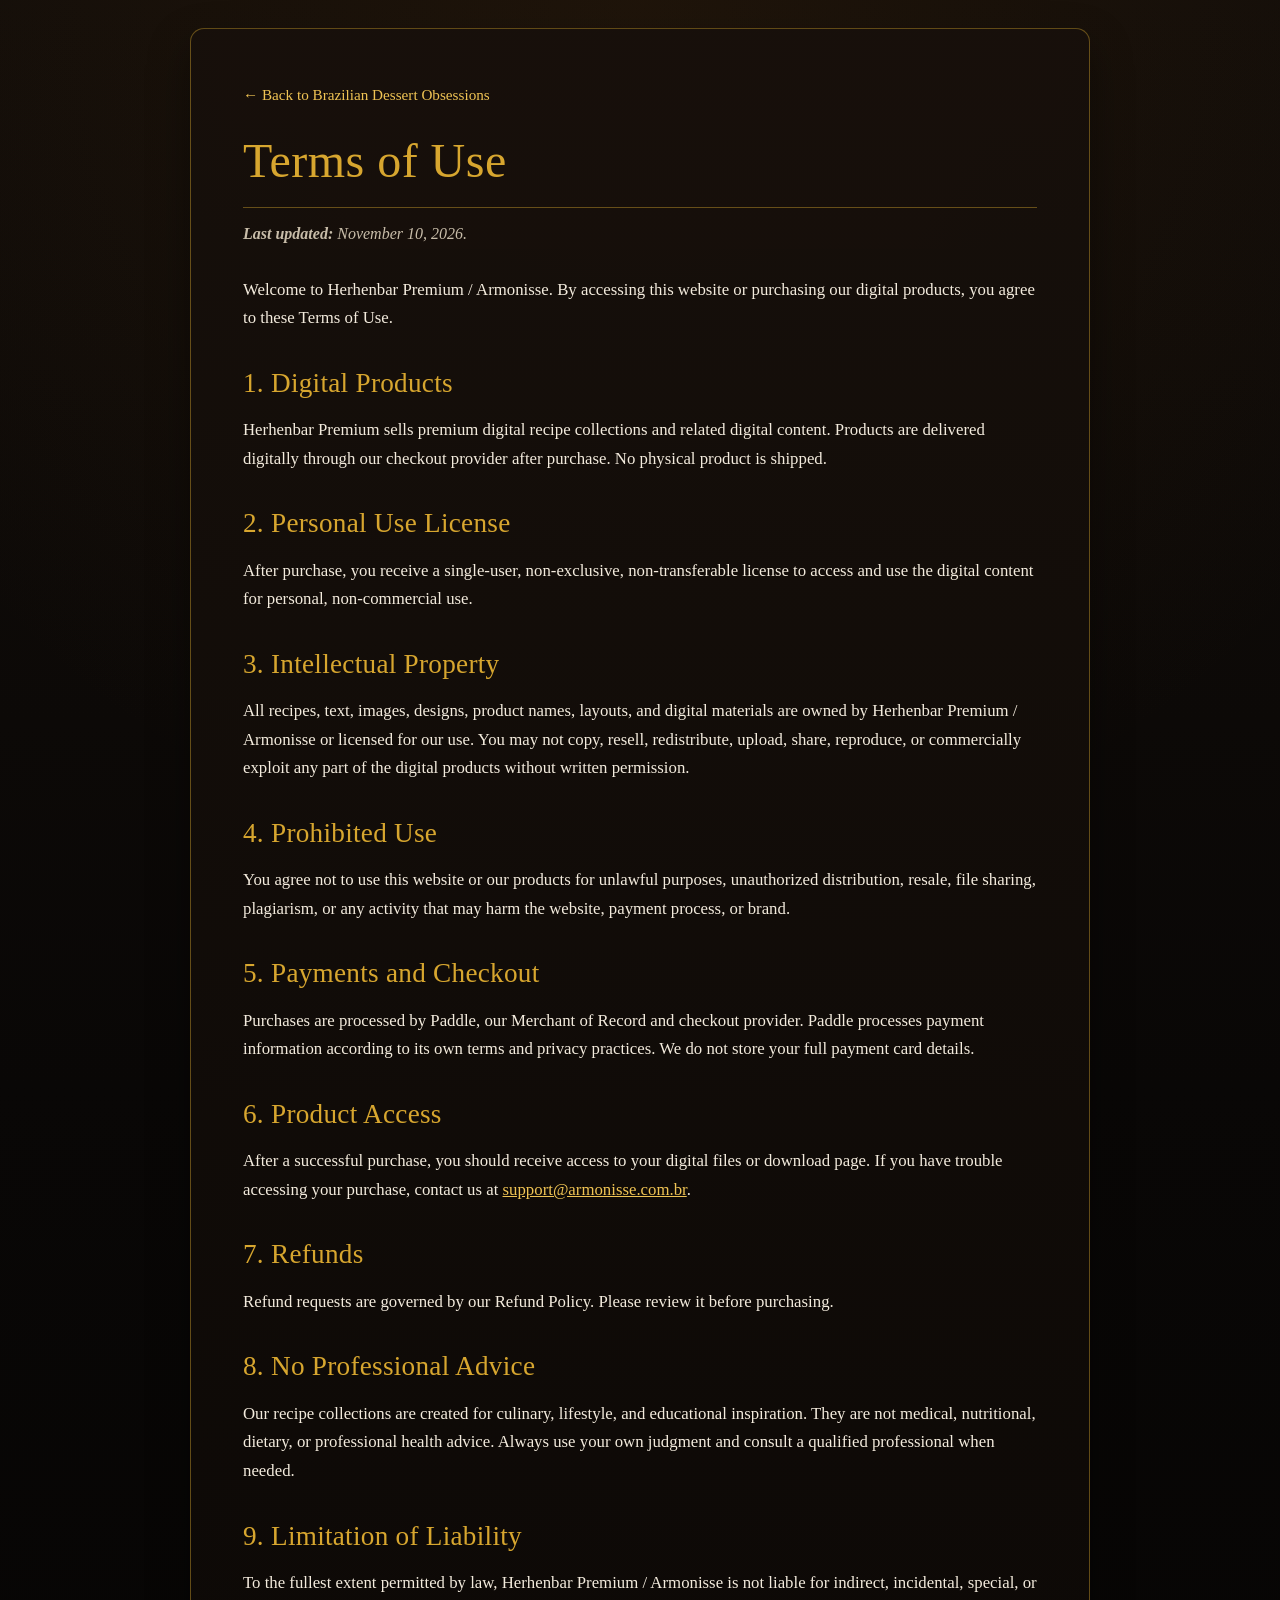
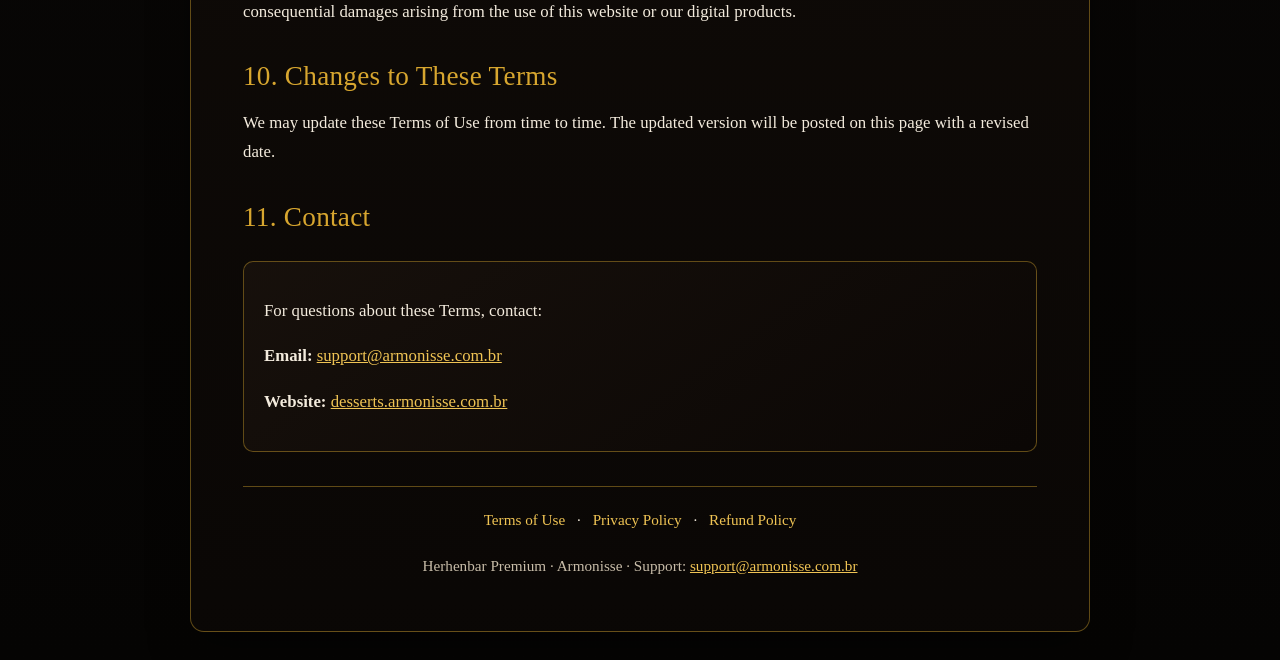
<file: terms-of-use.html>
<!DOCTYPE html>
<html lang="en">
<head>
    <meta charset="UTF-8">
    <meta name="viewport" content="width=device-width, initial-scale=1.0">
    <title>Terms of Use | Herhenbar Premium</title>
    <style>

:root{
  --bg:#090706; --bg-soft:#120d09; --panel:#17100b;
  --gold:#d7a62f; --gold-soft:#f0c454;
  --cream:#f3ebdd; --muted:#c8bda9;
  --line:rgba(215,166,47,.42);
}
*{box-sizing:border-box}
body{
  margin:0;
  font-family:Georgia,'Times New Roman',serif;
  line-height:1.7;
  color:var(--cream);
  background:
    radial-gradient(circle at 50% 0%,rgba(120,72,20,.13),transparent 38%),
    linear-gradient(180deg,var(--bg-soft) 0%,var(--bg) 48%,#050403 100%);
  padding:28px 18px;
}
.legal-container{
  max-width:900px;
  margin:0 auto;
  background:linear-gradient(180deg,rgba(23,16,11,.96),rgba(10,7,5,.98));
  border:1px solid var(--line);
  border-radius:14px;
  padding:clamp(26px,5vw,52px);
  box-shadow:0 18px 42px rgba(0,0,0,.38);
}
.back-link{display:inline-block;color:var(--gold-soft);text-decoration:none;margin-bottom:24px;font-size:.95rem}
.back-link:hover{text-decoration:underline}
h1,h2{color:var(--gold);line-height:1.2;letter-spacing:.01em}
h1{font-size:clamp(2rem,5vw,3rem);margin:0 0 12px;padding-bottom:18px;border-bottom:1px solid var(--line);font-weight:500}
h2{font-size:clamp(1.25rem,3vw,1.7rem);margin-top:34px;margin-bottom:10px;font-weight:500}
p,li{font-size:1.05rem}
ul{padding-left:22px}
li::marker{color:var(--gold)}
.last-updated{color:var(--muted);margin:12px 0 28px;font-style:italic}
.contact-info{
  margin-top:28px;padding:18px 20px;border:1px solid var(--line);border-radius:10px;
  background:linear-gradient(145deg,rgba(24,17,12,.95),rgba(11,7,5,.98));
}
a{color:var(--gold-soft)}
.policy-links{margin-top:34px;padding-top:20px;border-top:1px solid var(--line);text-align:center;font-size:.95rem}
.policy-links a{margin:0 8px;text-decoration:none}
.policy-links a:hover{text-decoration:underline}
.footer-note{margin-top:20px;color:var(--muted);font-size:.95rem;text-align:center}
@media(max-width:600px){
  body{padding:16px 10px}
  .legal-container{border-radius:10px;padding:24px 20px}
  p,li{font-size:1rem}
  .policy-links a{display:inline-block;margin:5px 7px}
}

</style>
</head>
<body>
    <main class="legal-container">
        <a href="index.html" class="back-link">← Back to Brazilian Dessert Obsessions</a>
        <h1>Terms of Use</h1>
        <div class="last-updated"><strong>Last updated:</strong> November 10, 2026.</div>
        
<p>Welcome to Herhenbar Premium / Armonisse. By accessing this website or purchasing our digital products, you agree to these Terms of Use.</p>
<h2>1. Digital Products</h2>
<p>Herhenbar Premium sells premium digital recipe collections and related digital content. Products are delivered digitally through our checkout provider after purchase. No physical product is shipped.</p>
<h2>2. Personal Use License</h2>
<p>After purchase, you receive a single-user, non-exclusive, non-transferable license to access and use the digital content for personal, non-commercial use.</p>
<h2>3. Intellectual Property</h2>
<p>All recipes, text, images, designs, product names, layouts, and digital materials are owned by Herhenbar Premium / Armonisse or licensed for our use. You may not copy, resell, redistribute, upload, share, reproduce, or commercially exploit any part of the digital products without written permission.</p>
<h2>4. Prohibited Use</h2>
<p>You agree not to use this website or our products for unlawful purposes, unauthorized distribution, resale, file sharing, plagiarism, or any activity that may harm the website, payment process, or brand.</p>
<h2>5. Payments and Checkout</h2>
<p>Purchases are processed by Paddle, our Merchant of Record and checkout provider. Paddle processes payment information according to its own terms and privacy practices. We do not store your full payment card details.</p>
<h2>6. Product Access</h2>
<p>After a successful purchase, you should receive access to your digital files or download page. If you have trouble accessing your purchase, contact us at <a href="mailto:support@armonisse.com.br">support@armonisse.com.br</a>.</p>
<h2>7. Refunds</h2>
<p>Refund requests are governed by our Refund Policy. Please review it before purchasing.</p>
<h2>8. No Professional Advice</h2>
<p>Our recipe collections are created for culinary, lifestyle, and educational inspiration. They are not medical, nutritional, dietary, or professional health advice. Always use your own judgment and consult a qualified professional when needed.</p>
<h2>9. Limitation of Liability</h2>
<p>To the fullest extent permitted by law, Herhenbar Premium / Armonisse is not liable for indirect, incidental, special, or consequential damages arising from the use of this website or our digital products.</p>
<h2>10. Changes to These Terms</h2>
<p>We may update these Terms of Use from time to time. The updated version will be posted on this page with a revised date.</p>
<h2>11. Contact</h2>
<div class="contact-info"><p>For questions about these Terms, contact:</p><p><strong>Email:</strong> <a href="mailto:support@armonisse.com.br">support@armonisse.com.br</a></p><p><strong>Website:</strong> <a href="https://desserts.armonisse.com.br/">desserts.armonisse.com.br</a></p></div>

        <div class="policy-links">
            <a href="terms-of-use.html">Terms of Use</a> ·
            <a href="privacy-policy.html">Privacy Policy</a> ·
            <a href="refund-policy.html">Refund Policy</a>
        </div>
        <div class="footer-note">
            Herhenbar Premium · Armonisse · Support:
            <a href="mailto:support@armonisse.com.br">support@armonisse.com.br</a>
        </div>

    </main>
</body>
</html>
</file>
<file: style.css>
* {
    margin: 0;
    padding: 0;
    box-sizing: border-box;
    font-family: 'Georgia', serif;
}

body {
    background-color: #0a1a1a;
    color: #e0d0a0;
    line-height: 1.6;
    background-image: linear-gradient(to bottom, rgba(5, 15, 15, 0.95), rgba(10, 26, 26, 0.98));
}

.container {
    max-width: 900px;
    margin: 0 auto;
    padding: 20px;
}

/* Adicionando/modificando estilos para o novo layout */
.hero {
    display: flex;
    align-items: flex-start;
    margin-bottom: 40px;
}

.hero-image {
    max-width: 320px;
    box-shadow: 0 5px 15px rgba(0,0,0,0.5);
    /* Removida a borda dourada para evitar duplicação */
}

.hero-content {
    padding-left: 30px;
    display: flex;
    flex-direction: column;
}
.hero-content p {
    margin-top: 0;
}

.hero-content p {
    font-size: 22px;
}



h1 {
    color: #d4af37;
    font-size: 32px;
    margin-top: 0;
    margin-bottom: 30px;
    font-weight: normal;
    letter-spacing: 1px;
}

.hero-content h1 {
    margin-bottom: 12px;
}


.divider {
    height: 1px;
    background-color: #d4af37;
    margin: 20px 0;
}

.highlight {
    font-style: italic;
}

/* Mantenho seu estilo original de botão CTA */
.cta-button {
    display: inline-block;
    background-color: #d4af37;
    color: #0a1a1a;
    font-size: 18px;
    padding: 15px 30px;
    text-decoration: none;
    border-radius: 0;
    margin: 20px 0;
    font-weight: bold;
    text-align: center;
    letter-spacing: 1px;
    border: none;
    transition: all 0.3s ease;
}

.cta-button:hover {
    background-color: #e0c050;
}

.section-title {
    color: #d4af37;
    text-align: center;
    font-size: 24px;
    margin: 40px 0 20px;
    font-weight: normal;
    letter-spacing: 1px;
}

/* Produtos */
.products {
    text-align: center;
    margin: 40px 0;
}

.product-images {
    display: flex;
    justify-content: space-around;
    margin: 40px 0 30px;  /* Aumentado o espaço superior */
    gap: 20px;  /* Adicionado espaço entre imagens */
}

.product-images img {
    width: 30%;
    max-width: 250px;
    border: 1px solid #c0a060;
    box-shadow: 0 3px 10px rgba(0,0,0,0.3);
}

.product-list {
    text-align: left;
    max-width: 80%;
    margin: 0 auto;
    list-style-type: none;
}

.product-name {
    color: #d4af37;
    font-weight: bold;
    font-size: 20px;  /* Aumentado o tamanho da fonte */
    display: block;
    margin-bottom: 8px;
    letter-spacing: 1px;
}

/* Mantendo seus estilos de lista originais */
ul {
    list-style-type: none;
    padding-left: 10px;
}

li {
    margin-bottom: 20px;  /* Aumentado o espaçamento entre itens */
    position: relative;
    padding-left: 20px;
}

li::before {
    content: "•";
    color: #a0c0c0;
    position: absolute;
    left: 0;
}

/* Restante do seu CSS original */
header {
    text-align: center;
    padding: 40px 20px;
    border-bottom: 1px solid #c0a060;
}

.logo {
    max-width: 180px;
    margin-bottom: 20px;
}

.headline {
    font-size: 32px;
    margin-bottom: 15px;
    font-weight: normal;
    color: #d4af37;
    letter-spacing: 1px;
}

.subheadline {
    font-size: 20px;
    margin-bottom: 15px;
    font-weight: normal;
    color: #a0c0c0;
}

.content {
    padding: 40px 20px;
    position: relative;
}

.content::before {
    content: "";
    position: absolute;
    top: 0;
    left: 0;
    width: 100%;
    height: 100%;
    background-image: url('/api/placeholder/1000/600');
    background-size: cover;
    opacity: 0.1;
    z-index: -1;
}

.ebook-preview {
    display: flex;
    align-items: center;
    margin: 30px 0;
    gap: 30px;
}

.ebook-img {
    width: 280px;
    border: 1px solid #c0a060;
    box-shadow: 0 5px 15px rgba(0,0,0,0.5);
}

.price-box {
    background-color: rgba(20, 30, 30, 0.7);
    padding: 30px;
    border-radius: 3px;
    text-align: center;
    margin: 40px 0;
    border: 1px solid #c0a060;
}

.price {
    font-size: 38px;
    color: #d4af37;
    font-weight: normal;
    margin: 15px 0;
}

.original-price {
    text-decoration: line-through;
    color: #a09080;
    font-size: 20px;
}

.site-button {
    display: inline-block;
    background-color: transparent;
    color: #d4af37;
    font-size: 16px;
    padding: 12px 25px;
    text-decoration: none;
    border-radius: 0;
    margin: 10px 0;
    font-weight: normal;
    text-align: center;
    letter-spacing: 1px;
    border: 1px solid #d4af37;
    transition: all 0.3s ease;
}

.site-button:hover {
    background-color: rgba(212, 175, 55, 0.1);
}

.benefits {
    margin: 30px 0;
}

.benefit-item {
    display: flex;
    align-items: flex-start;
    margin-bottom: 20px;
}

.check {
    color: #a0c0c0;
    font-size: 18px;
    margin-right: 15px;
    margin-top: 3px;
}

h2 {
    margin: 40px 0 20px;
    color: #d4af37;
    font-weight: normal;
    letter-spacing: 1px;
    font-size: 24px;
    border-bottom: 1px solid #c0a060;
    padding-bottom: 10px;
}

h3 {
    color: #a0c0c0;
    font-weight: normal;
    margin: 20px 0 10px;
    font-size: 20px;
}

footer {
    text-align: center;
    padding: 30px;
    font-size: 14px;
    color: #a09080;
    border-top: 1px solid #c0a060;
    margin-top: 40px;
}

/* Responsividade para a nova estrutura */
@media (max-width: 768px) {
    .hero {
        flex-direction: column;
        align-items: center;
        text-align: center;
    }
    
    .hero-image {
        margin-bottom: 20px;
        max-width: 280px;
    }
    
    .hero-content {
        padding-left: 0;
    }
    
    .product-images {
        flex-direction: column;
        align-items: center;
    }
    
    .product-images img {
        width: 80%;
        max-width: 280px;
        margin-bottom: 15px;
    }
}

/* Estilos finais adicionados em 26/04 */
body {
  margin: 0;
  font-family: 'Montserrat', sans-serif;
  background: #001d26;
  color: #f5f5e5;
}

.content {
  max-width: 860px;
  margin: auto;
  padding: 40px 20px;
}

.section-title {
  font-size: 30px;
  color: #ae8b38;
  text-align: center;
  margin-top: 60px;
}

.divider {
  height: 2px;
  background-color: #ae8b38;
  margin: 20px auto;
}

.quote {
  font-style: italic;
  font-size: 18px;
  line-height: 1.6;
  text-align: center;
  margin: 30px 0 10px;
}

.author {
  text-align: center;
  font-size: 16px;
  margin-bottom: 30px;
}

.cta-section {
  text-align: center;
  margin: 60px auto 40px;
}

.cta-subtitle {
  font-size: 18px;
  margin-bottom: 20px;
}

.cta-button {
  background: #63d471;
  color: #000;
  font-size: 18px;
  padding: 14px 26px;
  border-radius: 8px;
  text-decoration: none;
  font-weight: bold;
  display: inline-block;
  transition: background 0.3s ease;
}

.cta-button:hover {
  background: #49b85c;
}

.guarantee-box {
  background: #001d26;
  border: 1px solid #ae8b38;
  padding: 20px;
  border-radius: 8px;
  margin-top: 60px;
}

.guarantee-content {
  display: flex;
  align-items: center;
  gap: 10px;
}

.site-banner {
  text-align: center;
  margin-top: 60px;
}

.footer {
  text-align: center;
  font-size: 14px;
  color: #999;
  margin: 80px auto 40px;
  padding: 0 20px;
}
.logo {
  background: transparent;
  color: #d4af37; /* Dourado do seu site */
  text-shadow: 
    0 0 10px rgba(212, 175, 55, 0.7),
    0 0 20px rgba(212, 175, 55, 0.5);
  border: none; /* Remove qualquer borda */
  mix-blend-mode: screen; /* Faz o texto "interagir" com o fundo */
}


.flip-container {
    perspective: 1000px;
    display: inline-block;
    width: 30%;
    max-width: 250px;
}

.flip-card {
    width: 100%;
    transition: transform 0.6s;
    transform-style: preserve-3d;
    cursor: pointer;
    position: relative;
}

.flip-container.flipped .flip-card {
    transform: rotateY(180deg);
}

.flip-front, .flip-back {
    backface-visibility: hidden;
}

.flip-front img, .flip-back img {
    width: 100%;
    max-width: 250px;
    border: 1px solid #c0a060;
    box-shadow: 0 3px 10px rgba(0,0,0,0.3);
}

.flip-back {
    position: absolute;
    top: 0;
    left: 0;
    width: 100%;
    transform: rotateY(180deg);
}

.flip-back {
    position: absolute;
    top: 0;
    left: 0;
    width: 100%;
    height: 100%;
    transform: rotateY(180deg);
}

.flip-front {
    position: relative;
    z-index: 2;
}


@media (max-width: 768px) {
    .product-images {
        flex-direction: column !important;
        align-items: center !important;
    }
    
    .flip-container {
        width: 100% !important;
        max-width: 320px !important;
        margin-bottom: 30px !important;
    }
    
    .flip-front img, .flip-back img {
        width: 100% !important;
        max-width: 320px !important;
        height: auto !important;
    }
}

.flip-container::after {
    content: "👆 Toque aqui";
    position: absolute;
    bottom: -25px;
    left: 50%;
    transform: translateX(-50%);
    color: #d4af37;
    font-size: 12px;
    animation: pulse 2s infinite;
    pointer-events: none;
}

.flip-container.flipped::after {
    content: "👆 Toque para voltar";
}

@keyframes pulse {
    0%, 100% { opacity: 0.7; }
    50% { opacity: 1; }
}


.flip-front img, .flip-back img {
    border: none !important;
    box-shadow: 0 3px 10px rgba(0,0,0,0.3) !important;
}

@media (max-width: 768px) {
    .hero-content p {
        font-size: 18.5px;
        line-height: 1.5;
    }
}

html, body {
  background-color: #0B1C2D !important;
  color: #F5F2EE !important;
}
.card,
.box,
.price-box,
.guarantee-box {
  background-color: #0B1F26 !important;
  border: 1px solid #D4AF37;
}



/* Estilos farofa pascoa adicionados em 02/04 */

html, body {
  background-color: #0E1820 !important;
  color: #F5F2EE !important;
}

.content::before {
  display: none !important;
}

.card,
.box,
.price-box,
.guarantee-box {
  background-color: #13242C !important;
  border: 1px solid #D4AF37 !important;
}

.cta-button {
  background: #22A06B !important;
  color: #F8F6F1 !important;
  border: none !important;
}

.cta-button:hover {
  background: #1B8257 !important;
}

.site-button {
  color: #D4AF37 !important;
  border: 1px solid #D4AF37 !important;
}

.site-button:hover {
  background-color: rgba(212, 175, 55, 0.08) !important;
}



.cta-button {
  display: inline-block;
  width: 100%;
  padding: 18px 34px;
  background: linear-gradient(180deg, #f8efd8 0%, #e7cf8a 55%, #c79d3f 100%);
  color: #111111 !important;
  border: 1px solid rgba(120, 86, 20, 0.55);
  border-radius: 8px;
  text-decoration: none;
  text-transform: uppercase;
  font-weight: 800;
  letter-spacing: 0.04em;
  text-align: center;
  box-shadow:
    inset 0 1px 0 rgba(255,255,255,0.55),
    inset 0 0 0 1px rgba(255,244,210,0.35),
    0 8px 22px rgba(185,139,42,0.22);
  position: relative;
  overflow: hidden;
  transition: all 0.25s ease;
}

.cta-button::before {
  content: "";
  position: absolute;
  inset: 0;
  border-radius: 8px;
  box-shadow:
    inset 0 0 18px rgba(255,255,255,0.18),
    inset 0 0 0 1px rgba(255,240,200,0.28);
  pointer-events: none;
}

.cta-button:hover {
  transform: translateY(-1px);
  filter: brightness(1.04);
  box-shadow:
    inset 0 1px 0 rgba(255,255,255,0.62),
    inset 0 0 0 1px rgba(255,244,210,0.38),
    0 10px 26px rgba(185,139,42,0.28);
}


a.cta-button,
.cta-button {
  background: linear-gradient(135deg, #f7e7b4 0%, #d6aa45 45%, #9f6f1f 100%) !important;
  color: #080f14 !important;
  border: 1px solid #f3d47a !important;
  box-shadow:
    inset 0 1px 0 rgba(255,255,255,.55),
    inset 0 0 12px rgba(255,244,200,.28),
    0 8px 24px rgba(214,170,69,.28) !important;
}

a.cta-button:hover,
.cta-button:hover {
  background: linear-gradient(135deg, #fff0bd 0%, #e0b84f 45%, #b47d25 100%) !important;
  color: #080f14 !important;
}


/* === GOLDEN CRUNCH — HERO FINAL TWEAKS === */

.hero h1,
.headline,
.hero-title {
  font-size: clamp(2.45rem, 5vw, 4.25rem) !important;
  line-height: 1.12 !important;
  color: #e7c46a !important;
  text-shadow: 0 2px 14px rgba(212, 175, 55, 0.18) !important;
  letter-spacing: 0.015em !important;
}

.hero p,
.hero-subtitle,
.subheadline {
  color: #dff7ff !important;
}

/* HERO — bloco da capa + texto */
.hero-content > h1 {
  font-size: clamp(2rem, 3vw, 2.75rem) !important;
  line-height: 1.22 !important;
  color: #d2a23a !important;
  text-shadow: 0 2px 10px rgba(180, 125, 32, 0.14) !important;
}


/* === FINAL HERO TYPOGRAPHY / COLOR === */

.container > header h1.headline {
  font-size: clamp(2rem, 3.9vw, 3.25rem) !important;
  line-height: 1.15 !important;
  color: #d2a23a !important;
  text-shadow: 0 2px 12px rgba(180, 125, 32, 0.18) !important;
  letter-spacing: 0.01em !important;
}

.container > header p.subheadline {
  font-size: clamp(1.05rem, 1.35vw, 1.22rem) !important;
  line-height: 1.55 !important;
  color: #e8f7fb !important;
}

.hero .hero-content > h1 {
  font-size: clamp(2rem, 2.8vw, 2.65rem) !important;
  line-height: 1.23 !important;
  color: #d2a23a !important;
  text-shadow: 0 2px 10px rgba(180, 125, 32, 0.14) !important;
}

@media (max-width: 768px) {
  .container > header h1.headline {
    font-size: clamp(2rem, 9vw, 2.75rem) !important;
  }

  .hero .hero-content > h1 {
    font-size: clamp(2rem, 8vw, 2.55rem) !important;
  }
}

.content h2 {
  color: #d2a23a;
}


.hero-sub {
  font-style: italic;
}

.mobile-hero-dessert {
  display: none;
}

@media (max-width: 768px) {

  .mobile-hero-dessert {
    display: block !important;
    width: 100% !important;
    height: 210px !important;
    overflow: hidden !important;
    margin: 0 auto 18px auto !important;
  }

  .mobile-hero-dessert img {
    width: 100% !important;
    height: 100% !important;
    object-fit: cover !important;
    object-position: center 58% !important;
    display: block !important;
  }

  .headline {
    margin-top: 0 !important;
  }
}

.mobile-hero-dessert {
  display: none;
}

@media (max-width: 768px) {

  .mobile-hero-dessert {
    display: block !important;
    width: 100% !important;
    height: 225px !important;
    overflow: hidden !important;
    margin: 0 auto 10px auto !important;
  }

  .mobile-hero-dessert img {
    width: 100% !important;
    height: 100% !important;
    object-fit: cover !important;
    object-position: center 58% !important;
    display: block !important;
  }

  .headline {
    margin-top: 0 !important;
    margin-bottom: 10px !important;
  }

  .subheadline {
    font-size: 15px !important;
    line-height: 1.35 !important;
    margin-bottom: 14px !important;
  }
}


.mobile-hero-cta {
  display: none;
}

@media (max-width: 768px) {

  .mobile-hero-cta {
    display: block !important;
    width: calc(100% - 36px) !important;
    max-width: 320px !important;
    margin: 16px auto 22px auto !important;
    padding: 15px 18px !important;
    text-align: center !important;
    text-decoration: none !important;
    font-weight: 700 !important;
    font-size: 14px !important;
    letter-spacing: 0.3px !important;

    background: linear-gradient(90deg, #f3d67a, #d8a627) !important;
    color: #111 !important;

    border: 1px solid #e4bd4d !important;
    border-radius: 8px !important;
    box-shadow: 0 6px 18px rgba(216, 166, 39, 0.22) !important;
  }
}

header {
  padding-top: 0 !important;
}

.mobile-hero-dessert {
  transform: translateY(-2px);
  margin-bottom: -2px !important;
}

/* ===== DESSERT LUXURY PALETTE ===== */

:root {
  --lux-bg: #090706;
  --lux-bg-soft: #120d09;
  --lux-cream: #f4ead8;

  --gold-light: #ffe8a3;
  --gold-mid: #d9a52b;
  --gold-deep: #8f5b00;
}

/* Main page background */
body {
  background:
    radial-gradient(circle at 50% 0%, rgba(120, 72, 20, 0.10), transparent 38%),
    linear-gradient(180deg, var(--lux-bg-soft) 0%, var(--lux-bg) 42%, #050403 100%) !important;
  color: var(--lux-cream) !important;
}

/* Premium luminous gold headlines */
.headline,
.hero h1,
h2,
.section-title {
  color: transparent !important;

  background: linear-gradient(
    180deg,
    #fff0b5 0%,
    #f5cd62 22%,
    #d79a20 48%,
    #ffd86e 67%,
    #9f6507 100%
  ) !important;

  -webkit-background-clip: text !important;
  background-clip: text !important;

  text-shadow:
    0 1px 0 rgba(255,255,255,0.10),
    0 3px 10px rgba(206,145,28,0.16) !important;
}

/* Body copy stays warm and readable */
p,
.subheadline,
.content p,
li {
  color: #f1e8d8;
}

/* Gold dividers */
hr,
.gold-line,
.divider {
  border-color: #bd861b !important;
  background: linear-gradient(
    90deg,
    transparent,
    #f0c454,
    transparent
  ) !important;
}

/* Luxury gold CTA */
.mobile-hero-cta,
.cta-button,
.btn-primary {
  background: linear-gradient(
    180deg,
    #ffe99a 0%,
    #e8bd45 32%,
    #bc8112 72%,
    #8d5900 100%
  ) !important;

  color: #140d04 !important;
  border: 1px solid #f3ce67 !important;

  box-shadow:
    inset 0 1px 0 rgba(255,255,255,0.55),
    0 4px 14px rgba(193,129,15,0.30),
    0 0 22px rgba(214,158,39,0.10) !important;
}

/* Slightly warmer premium cards/sections */
.card,
.offer-box,
.testimonial-card {
  background: linear-gradient(
    180deg,
    rgba(28,20,14,0.94),
    rgba(10,7,5,0.98)
  ) !important;

  border-color: rgba(210,159,48,0.45) !important;
}

/* ===== REMOVE OLD BLUE COMPONENTS ===== */

/* Offer / pricing boxes */
.offer-box,
.pricing-box,
.price-box,
.cta-box,
.bundle-box {
  background: linear-gradient(
    180deg,
    #17100b 0%,
    #0b0705 100%
  ) !important;

  border: 1px solid rgba(214, 166, 55, 0.55) !important;
}

/* Testimonials */
.testimonial,
.testimonial-card,
.review,
.review-card {
  background: linear-gradient(
    145deg,
    #17100c 0%,
    #0d0906 100%
  ) !important;

  border: 1px solid rgba(200, 150, 44, 0.28) !important;
  box-shadow: 0 8px 28px rgba(0,0,0,0.28) !important;
}

/* Guarantee box */
.guarantee,
.guarantee-box,
.guarantee-card {
  background: linear-gradient(
    145deg,
    #18110c 0%,
    #0b0705 100%
  ) !important;

  border: 1px solid rgba(220, 171, 54, 0.55) !important;
}

/* ALL MAIN CTA BUTTONS */
.cta-button,
.btn-primary,
.buy-button,
.offer-button,
.mobile-hero-cta {
  background: linear-gradient(
    180deg,
    #fff0ad 0%,
    #edc75c 30%,
    #c98d19 72%,
    #925b05 100%
  ) !important;

  color: #120b03 !important;
  border: 1px solid #f3d06d !important;

  box-shadow:
    inset 0 1px 0 rgba(255,255,255,.65),
    0 4px 18px rgba(197,137,18,.28) !important;
}

.testimonial > div {
  background: linear-gradient(
    145deg,
    #17100c 0%,
    #0d0906 100%
  ) !important;

  border: 1px solid rgba(212,175,55,0.30) !important;
}

@media (min-width: 769px) {
  .hero .cta-button,
  .hero .btn-primary,
  .hero .buy-button,
  .hero .offer-button {
    width: calc(100% + 360px) !important;
    max-width: none !important;
    margin-left: -360px !important;
  }
}
/* ===== FOLD 2 TYPOGRAPHY TUNING ===== */

.hero p,
.hero .content p,
.hero li {
  color: #f3ebdd !important;
}

.hero strong {
  color: #f3ebdd !important;
}

/* Benefits line */
.hero .benefits-line,
.hero .features-line {
  font-weight: 700 !important;
  color: #f3ebdd !important;
}

/* Price / instant access line */
.hero .price-line,
.hero .instant-access {
  font-size: 0.94em !important;
  font-style: italic !important;
  font-weight: 700 !important;
  color: #f3ebdd !important;
}


.feature h3 {
  color: #f3ebdd !important;
}

.feature h3::first-letter {
  color: #d7a62f !important;
}

.check {
  color: #d7a62f !important;
}

.guarantee-icon {
  filter: sepia(1) saturate(4) hue-rotate(355deg) brightness(1.15);
}
.guarantee-box h3 {
  color: #d7a62f !important;
}
.subheadline,
.subheadline em {
  color: #f3ebdd !important;
}

.hero .benefits-line {
  display: block;
  margin-top: 18px;
  color: #d7a62f !important;
  font-weight: 700 !important;
  line-height: 1.4;
}

.hero .instant-access {
  display: block;
  margin-top: 7px;
  color: #f3ebdd !important;
  font-size: 0.92em;
  font-style: italic;
  font-weight: 600;
}

.offer-box {
  text-align: center;
  padding: 34px 28px;
  border: 1px solid rgba(215,166,47,.55);
  background: linear-gradient(180deg, #17100b 0%, #0b0705 100%);
}

.offer-box h3 {
  margin: 0 0 14px;
  color: #f3ebdd;
  font-size: 16px;
  letter-spacing: .5px;
}

.offer-price {
  color: #d7a62f;
  font-size: 36px;
  font-weight: 700;
  margin-bottom: 16px;
}

.offer-product {
  color: #f3ebdd;
  line-height: 1.5;
  margin-bottom: 22px;
}

.offer-trust {
  margin: 18px 0 0;
  color: #f3ebdd;
  font-size: 13px;
}



.benefits-closing {
  margin-top: 28px !important;
  text-align: left !important;
  color: #d7a62f !important;
  font-family: Georgia, "Times New Roman", serif !important;
  font-size: 20px !important;
  font-weight: 500 !important;
  line-height: 1.25 !important;
  letter-spacing: 0.2px !important;
  text-transform: none !important;
}


.testimonial-luxury {
  max-width: 920px;
  margin: 70px auto 0;
  padding: 42px 46px 48px;

  background:
    radial-gradient(circle at top center, rgba(177,113,24,.08), transparent 42%),
    linear-gradient(180deg, #160f0a 0%, #0a0705 100%);

  border-top: 1px solid rgba(215,166,47,.55);
  border-bottom: 1px solid rgba(215,166,47,.35);

  text-align: center;
}

.testimonial-luxury h2 {
  margin: 0 0 42px;

  font-family: Georgia, "Times New Roman", serif;
  font-size: 26px;
  font-weight: 500;
  line-height: 1.25;

  color: #d7a62f;
  text-transform: none;
}

.testimonial-grid {
  display: grid;
  grid-template-columns: 1fr;
  gap: 0;
}

.testimonial-item {
  position: relative;
  max-width: 720px;
  margin: 0 auto;
  padding: 28px 20px 34px;
}

.testimonial-item + .testimonial-item {
  border-top: 1px solid rgba(215,166,47,.18);
}

.quote-mark {
  font-family: Georgia, serif;
  font-size: 58px;
  line-height: .7;
  color: #d7a62f;
  margin-bottom: 12px;
}

.testimonial-item p {
  margin: 0 auto 18px;
  max-width: 650px;

  color: #f3ebdd;
  font-family: Georgia, "Times New Roman", serif;
  font-size: 18px;
  font-style: italic;
  line-height: 1.6;
}

.testimonial-item span {
  color: #c99b35;
  font-size: 14px;
  letter-spacing: .25px;
}


@media (max-width: 768px) {

  .testimonial-luxury {
    margin-top: 45px;
    padding: 30px 20px 34px;
  }

  .testimonial-luxury h2 {
    font-size: 22px;
    margin-bottom: 26px;
  }

  .testimonial-item {
    padding: 24px 4px 28px;
  }

  .testimonial-item p {
    font-size: 16px;
    line-height: 1.55;
  }
}
.mobile-hero-dessert {
  margin-bottom: 18px !important;
}

/* CART — TODOS OS CTAs */
.cart-icon {
  display: inline-block;
  margin-right: 10px;
  filter: grayscale(1) brightness(0);
  transform: scaleX(-1);
  transform-origin: center;
}

/* PRIMEIRO CTA = MOBILE ONLY */
.mobile-hero-cta {
  display: none !important;
}

@media (max-width: 768px) {
  .mobile-hero-cta {
    display: flex !important;
    align-items: center !important;
    justify-content: center !important;
  }
}

@media (max-width: 768px) {

  .mobile-hero-cta {
    display: flex !important;
    width: calc(100% - 24px) !important;
    max-width: 360px !important;
    min-height: 82px !important;
    margin: 16px auto 22px !important;
    padding: 12px 18px !important;
    align-items: center !important;
    justify-content: center !important;
  }

  .mobile-cta-inner {
    display: inline-flex;
    align-items: center;
    justify-content: center;
    gap: 13px;
  }

  .mobile-cta-copy {
    display: flex;
    flex-direction: column;
    align-items: center;
    line-height: 1.15;
  }

  .mobile-cta-copy > span {
    font-size: 17px;
    font-weight: 700;
    white-space: nowrap;
  }

  .mobile-cta-copy small {
    margin-top: 4px;
    font-size: 15px;
    font-weight: 700;
  }

  .mobile-hero-cta .cart-icon {
    margin: 0 !important;
    font-size: 21px !important;
  }
}

.mobile-hero-cta {
  display: none !important;
}

@media (max-width: 768px) {
  .mobile-hero-cta {
    display: block !important;
    width: calc(100% - 24px) !important;
    max-width: 360px !important;
    margin: 16px auto 22px !important;
    padding: 18px 20px !important;
    text-align: center !important;
    font-size: 16px !important;
    font-weight: 700 !important;
    line-height: 1.2 !important;
  }
}
.mobile-hero-cta .cart-icon {
  display: inline-block;
  margin-right: 10px;
  filter: grayscale(1) brightness(0) !important;
  transform: scaleX(-1) !important;
  vertical-align: -1px;
}
.offer-mobile-cta {
  display: flex;
  align-items: center;
  justify-content: center;
  gap: 10px;
}

.offer-mobile-cta .cta-copy {
  display: flex;
  flex-direction: column;
  align-items: center;
  line-height: 1.05;
}

.offer-mobile-cta .cart-icon {
  filter: grayscale(1) brightness(0);
  transform: scaleX(-1);
  margin: 0;
}
</file>
